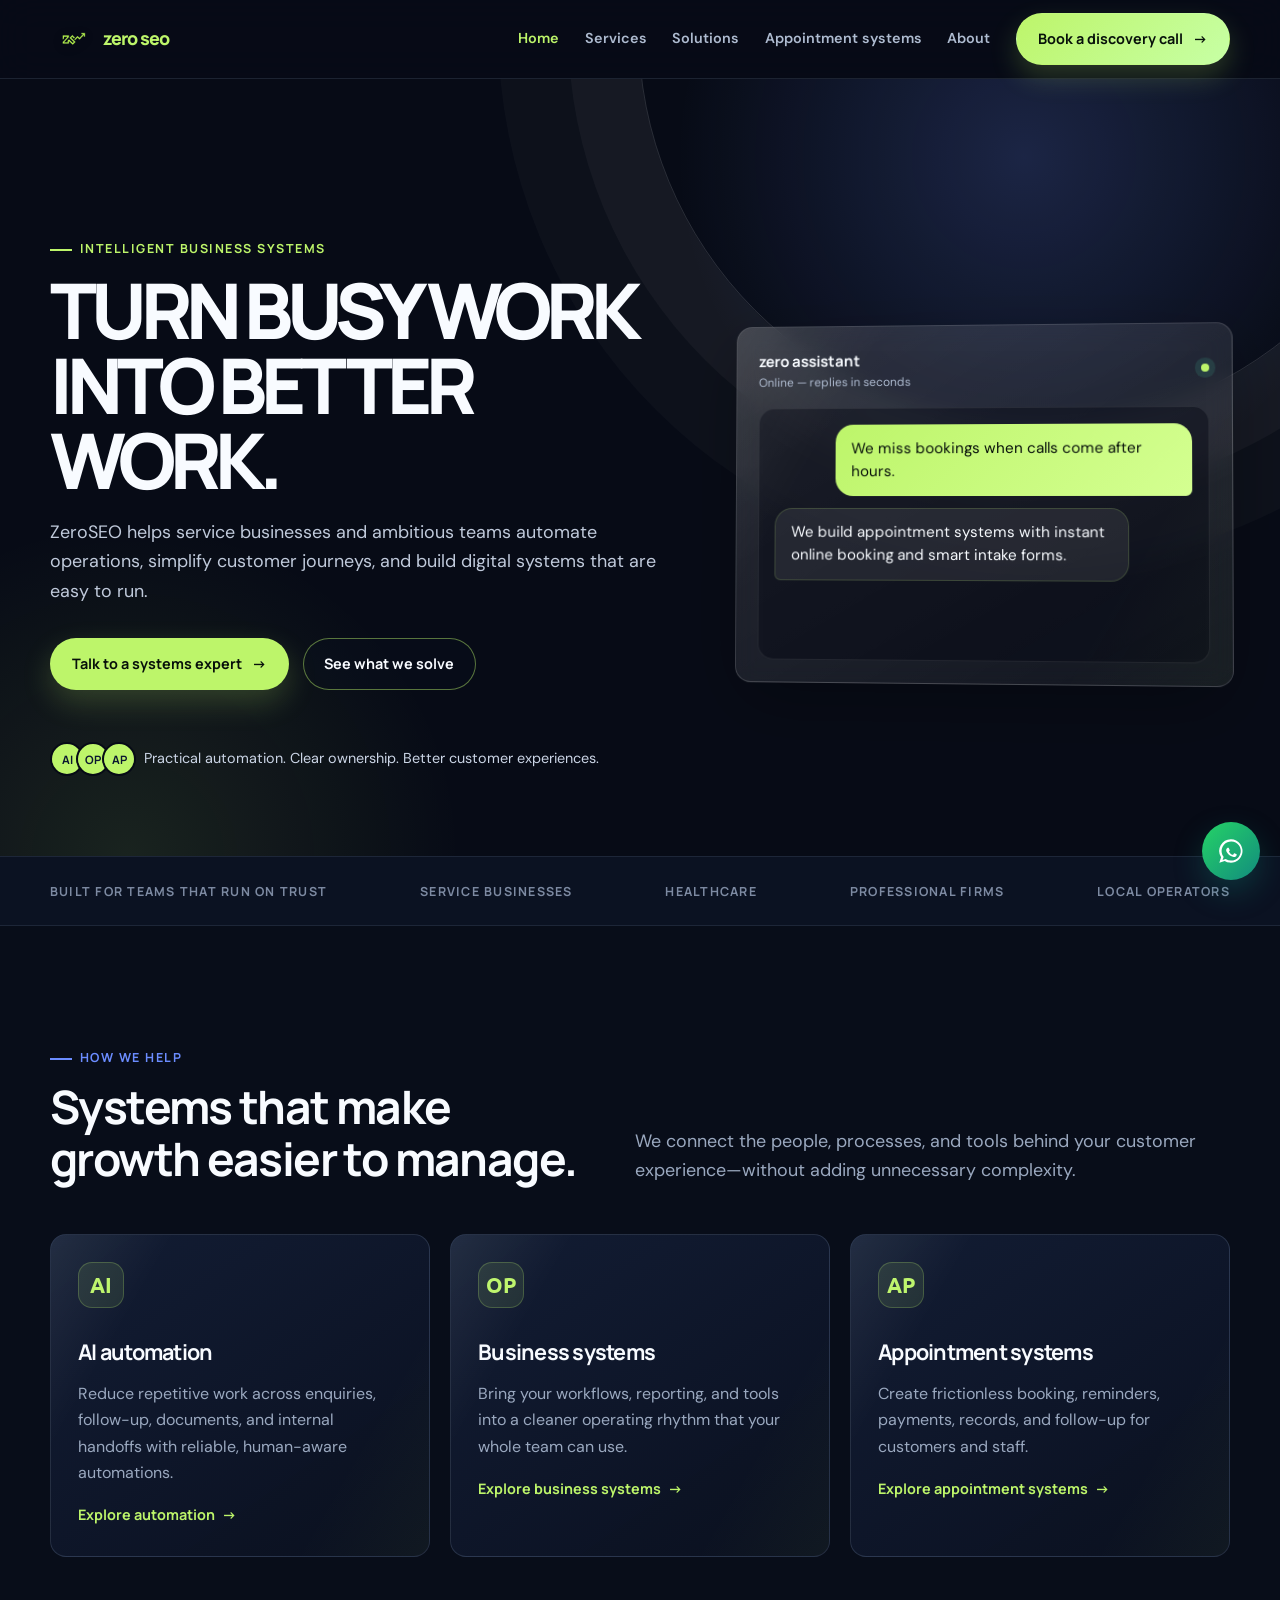
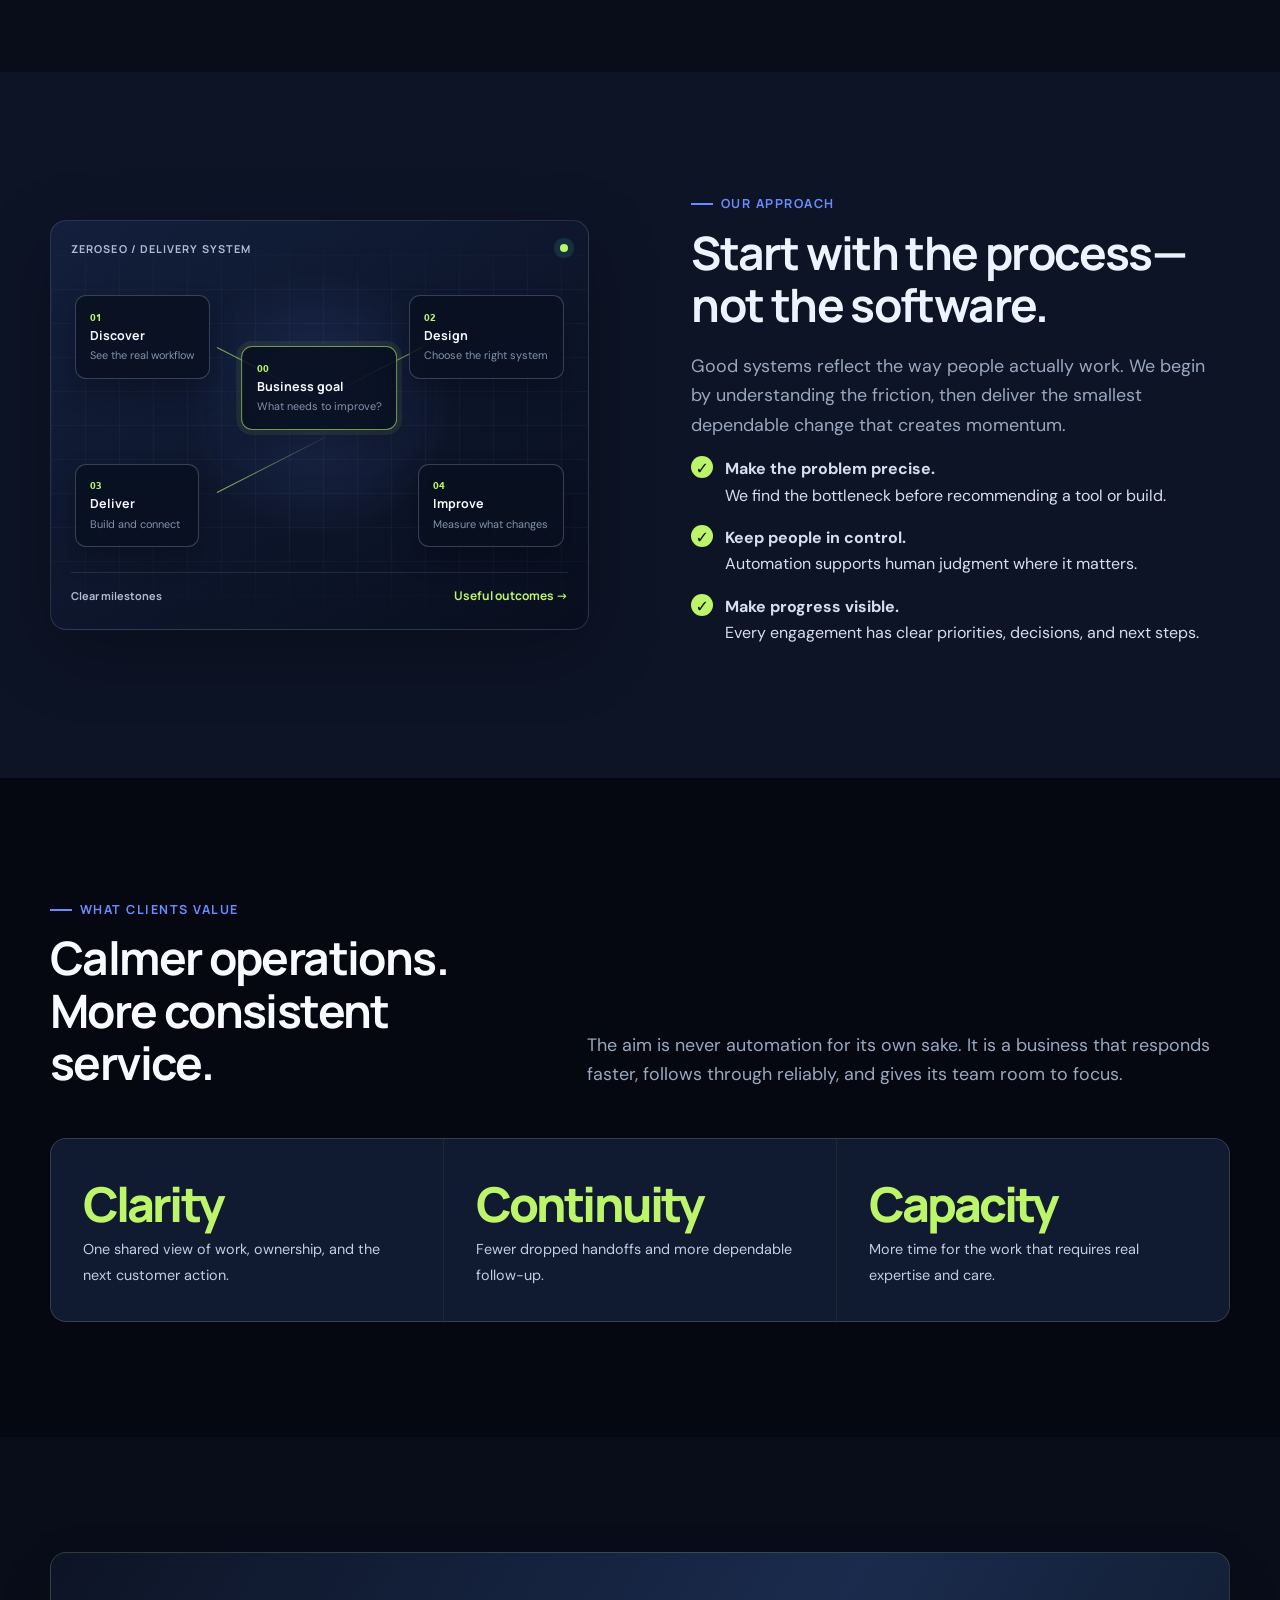
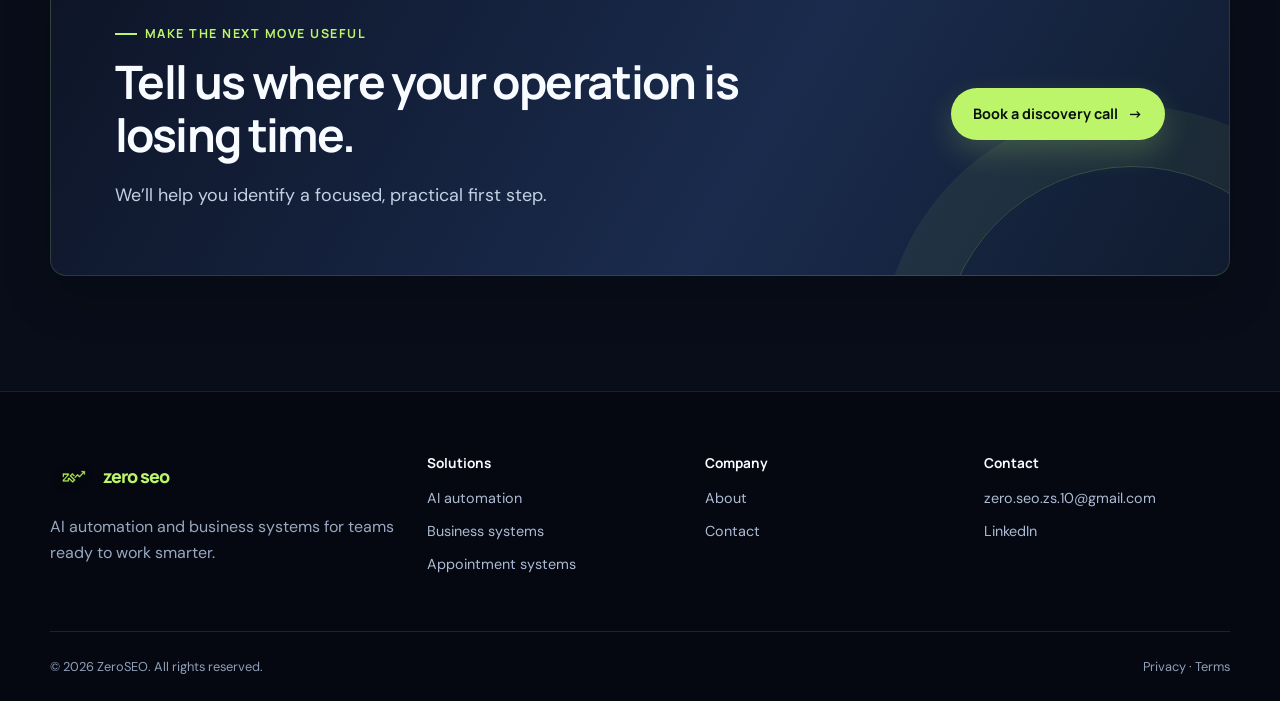
<file: index.html>
<!doctype html>
<html lang="en"><head>
<meta charset="utf-8"><meta name="viewport" content="width=device-width, initial-scale=1">
<title>ZeroSEO | AI automation & business systems</title>
<meta name="description" content="ZeroSEO builds AI automations, business systems, and appointment platforms that give growing teams more time to do their best work.">
<link rel="icon" href="assets/images/favicon.svg" type="image/svg+xml"><link rel="stylesheet" href="assets/css/redesign.css">
</head><body>
<a class="skip-link" href="#main">Skip to content</a>
<header class="site-header"><div class="container nav"><a class="brand" href="index.html" aria-label="ZeroSEO home"><span class="brand-mark"><img src="assets/images/logo.webp" alt="ZeroSEO logo" loading="eager"></span><span class="brand-text">zero<span>seo</span></span></a><button class="menu-toggle" aria-label="Open navigation" aria-expanded="false" aria-controls="site-navigation">☰</button><nav class="nav-links" id="site-navigation"><a href="index.html" aria-current="page">Home</a><a href="pages/services/services.html">Services</a><a href="pages/solutions/solutions.html">Solutions</a><a href="pages/appointment-systems/appointment-systems.html">Appointment systems</a><a href="pages/about/about.html">About</a><a href="https://calendly.com/hassanadilha2/30min" class="btn btn-primary" data-calendly="https://calendly.com/hassanadilha2/30min">Book a discovery call <span>→</span></a></nav></div></header>
<main id="main">
<section class="hero"><div class="container hero-grid"><div><p class="eyebrow">Intelligent business systems</p><h1 class="display">Turn busy work<br>into better work.</h1><p class="lede">ZeroSEO helps service businesses and ambitious teams automate operations, simplify customer journeys, and build digital systems that are easy to run.</p><div class="hero-actions"><a class="btn btn-primary" href="https://calendly.com/hassanadilha2/30min" data-calendly="https://calendly.com/hassanadilha2/30min">Talk to a systems expert <span>→</span></a><a class="btn btn-secondary" href="pages/solutions/solutions.html">See what we solve</a></div><div class="hero-proof"><div class="avatars"><span class="avatar">AI</span><span class="avatar">OP</span><span class="avatar">AP</span></div><span>Practical automation. Clear ownership. Better customer experiences.</span></div></div><div class="hero-panel hero-chat-panel" aria-label="ZeroSEO assistant preview"><div class="panel-top"><div class="chat-brand"><div><strong>zero assistant</strong><span>Online — replies in seconds</span></div></div><span class="pulse" aria-label="Live"></span></div><div class="hero-chat" aria-live="polite"></div></div></div></section>
<section class="logo-strip"><div class="container"><span>Built for teams that run on trust</span><span>Service businesses</span><span>Healthcare</span><span>Professional firms</span><span>Local operators</span></div></section>
<section class="section surface"><div class="container"><div class="section-head"><div><p class="eyebrow">How we help</p><h2>Systems that make growth easier to manage.</h2></div><p class="lede">We connect the people, processes, and tools behind your customer experience—without adding unnecessary complexity.</p></div><div class="grid grid-3"><article class="service-card"><div class="icon">AI</div><h3>AI automation</h3><p>Reduce repetitive work across enquiries, follow-up, documents, and internal handoffs with reliable, human-aware automations.</p><a class="text-link" href="pages/services/services.html">Explore automation</a></article><article class="service-card"><div class="icon">OP</div><h3>Business systems</h3><p>Bring your workflows, reporting, and tools into a cleaner operating rhythm that your whole team can use.</p><a class="text-link" href="pages/solutions/solutions.html">Explore business systems</a></article><article class="service-card"><div class="icon">AP</div><h3>Appointment systems</h3><p>Create frictionless booking, reminders, payments, records, and follow-up for customers and staff.</p><a class="text-link" href="pages/appointment-systems/appointment-systems.html">Explore appointment systems</a></article></div></div></section>
<section class="section muted-surface"><div class="container split"><div class="workflow-visual" aria-label="ZeroSEO delivery workflow"><div class="workflow-top"><span>ZEROSEO / DELIVERY SYSTEM</span><span class="pulse" aria-hidden="true"></span></div><div class="workflow-map"><div class="workflow-line line-one"></div><div class="workflow-line line-two"></div><div class="workflow-line line-three"></div><div class="workflow-node node-main"><span class="node-index">00</span><strong>Business goal</strong><small>What needs to improve?</small></div><div class="workflow-node node-one"><span class="node-index">01</span><strong>Discover</strong><small>See the real workflow</small></div><div class="workflow-node node-two"><span class="node-index">02</span><strong>Design</strong><small>Choose the right system</small></div><div class="workflow-node node-three"><span class="node-index">03</span><strong>Deliver</strong><small>Build and connect</small></div><div class="workflow-node node-four"><span class="node-index">04</span><strong>Improve</strong><small>Measure what changes</small></div></div><div class="workflow-footer"><span>Clear milestones</span><strong>Useful outcomes →</strong></div></div><div><p class="eyebrow">Our approach</p><h2>Start with the process—not the software.</h2><p class="lede">Good systems reflect the way people actually work. We begin by understanding the friction, then deliver the smallest dependable change that creates momentum.</p><ul class="checklist"><li><span><strong>Make the problem precise.</strong><br>We find the bottleneck before recommending a tool or build.</span></li><li><span><strong>Keep people in control.</strong><br>Automation supports human judgment where it matters.</span></li><li><span><strong>Make progress visible.</strong><br>Every engagement has clear priorities, decisions, and next steps.</span></li></ul></div></div></section>
<section class="section dark"><div class="container"><div class="section-head"><div><p class="eyebrow">What clients value</p><h2>Calmer operations. More consistent service.</h2></div><p class="lede">The aim is never automation for its own sake. It is a business that responds faster, follows through reliably, and gives its team room to focus.</p></div><div class="metric-grid"><div class="metric"><strong>Clarity</strong><span>One shared view of work, ownership, and the next customer action.</span></div><div class="metric"><strong>Continuity</strong><span>Fewer dropped handoffs and more dependable follow-up.</span></div><div class="metric"><strong>Capacity</strong><span>More time for the work that requires real expertise and care.</span></div></div></div></section>
<section class="section"><div class="container cta"><div class="cta-grid"><div><p class="eyebrow" style="color:#bdf56a">Make the next move useful</p><h2>Tell us where your operation is losing time.</h2><p class="lede">We’ll help you identify a focused, practical first step.</p></div><a class="btn btn-primary" href="https://calendly.com/hassanadilha2/30min" data-calendly="https://calendly.com/hassanadilha2/30min">Book a discovery call <span>→</span></a></div></div></section>
</main>
<footer class="site-footer"><div class="container footer-grid"><div><a class="brand" href="index.html"><span class="brand-mark"><img src="assets/images/logo.webp" alt="ZeroSEO logo" loading="lazy"></span><span class="brand-text">zero<span>seo</span></span></a><p>AI automation and business systems for teams ready to work smarter.</p></div><div><h4>Solutions</h4><div class="footer-links"><a href="pages/services/services.html">AI automation</a><a href="pages/solutions/solutions.html">Business systems</a><a href="pages/appointment-systems/appointment-systems.html">Appointment systems</a></div></div><div><h4>Company</h4><div class="footer-links"><a href="pages/about/about.html">About</a><a href="pages/contact/contact.html">Contact</a></div></div><div><h4>Contact</h4><div class="footer-links"><a href="mailto:zero.seo.zs.10@gmail.com">zero.seo.zs.10@gmail.com</a><a href="https://www.linkedin.com/company/zeroseo/about/">LinkedIn</a></div></div></div><div class="container footer-bottom"><span>© 2026 ZeroSEO. All rights reserved.</span><span><a href="privacy.html">Privacy</a> · <a href="terms.html">Terms</a></span></div></footer><script src="assets/js/script.js"></script>
<a class="whatsapp-float" href="https://wa.me/923104454719" target="_blank" rel="noopener noreferrer" aria-label="Contact ZeroSEO on WhatsApp"><svg viewBox="0 0 24 24" fill="currentColor" aria-hidden="true"><path d="M16.9 14.9c-.3-.2-1.7-.8-1.9-.9-.2-.1-.3-.1-.5.1-.1.2-.5.9-.7 1.1-.1.1-.3.2-.5.1-.6-.2-1.2-.5-1.7-1-.5-.5-.9-1.1-1.3-1.7-.1-.2 0-.3.1-.4l.3-.3c.1-.1.1-.2.2-.3.1-.1.1-.2 0-.3-.1-.1-.5-1.2-.7-1.6-.2-.4-.3-.4-.5-.4h-.4c-.1 0-.3 0-.5.1-.2.1-.6.6-.8 1.2-.2.6-.2 1.2.1 1.8.2.5.7 1.2 1.3 1.9 1 1.2 2.3 2 3.5 2.4.5.2 1 .3 1.4.4.5.1 1 .1 1.4-.1.5-.2.9-.8 1.1-1.4.1-.4.1-.8-.1-1.1l-.2-.2zM12 2a10 10 0 0 0-8.5 15.4L2 22l4.6-1.5A10 10 0 1 0 12 2zm0 18.2a8.2 8.2 0 0 1-4.2-1.2l-.3-.2-2.7.9.9-2.6-.2-.3A8.2 8.2 0 1 1 12 20.2z"/></svg></a></body></html>
</file>
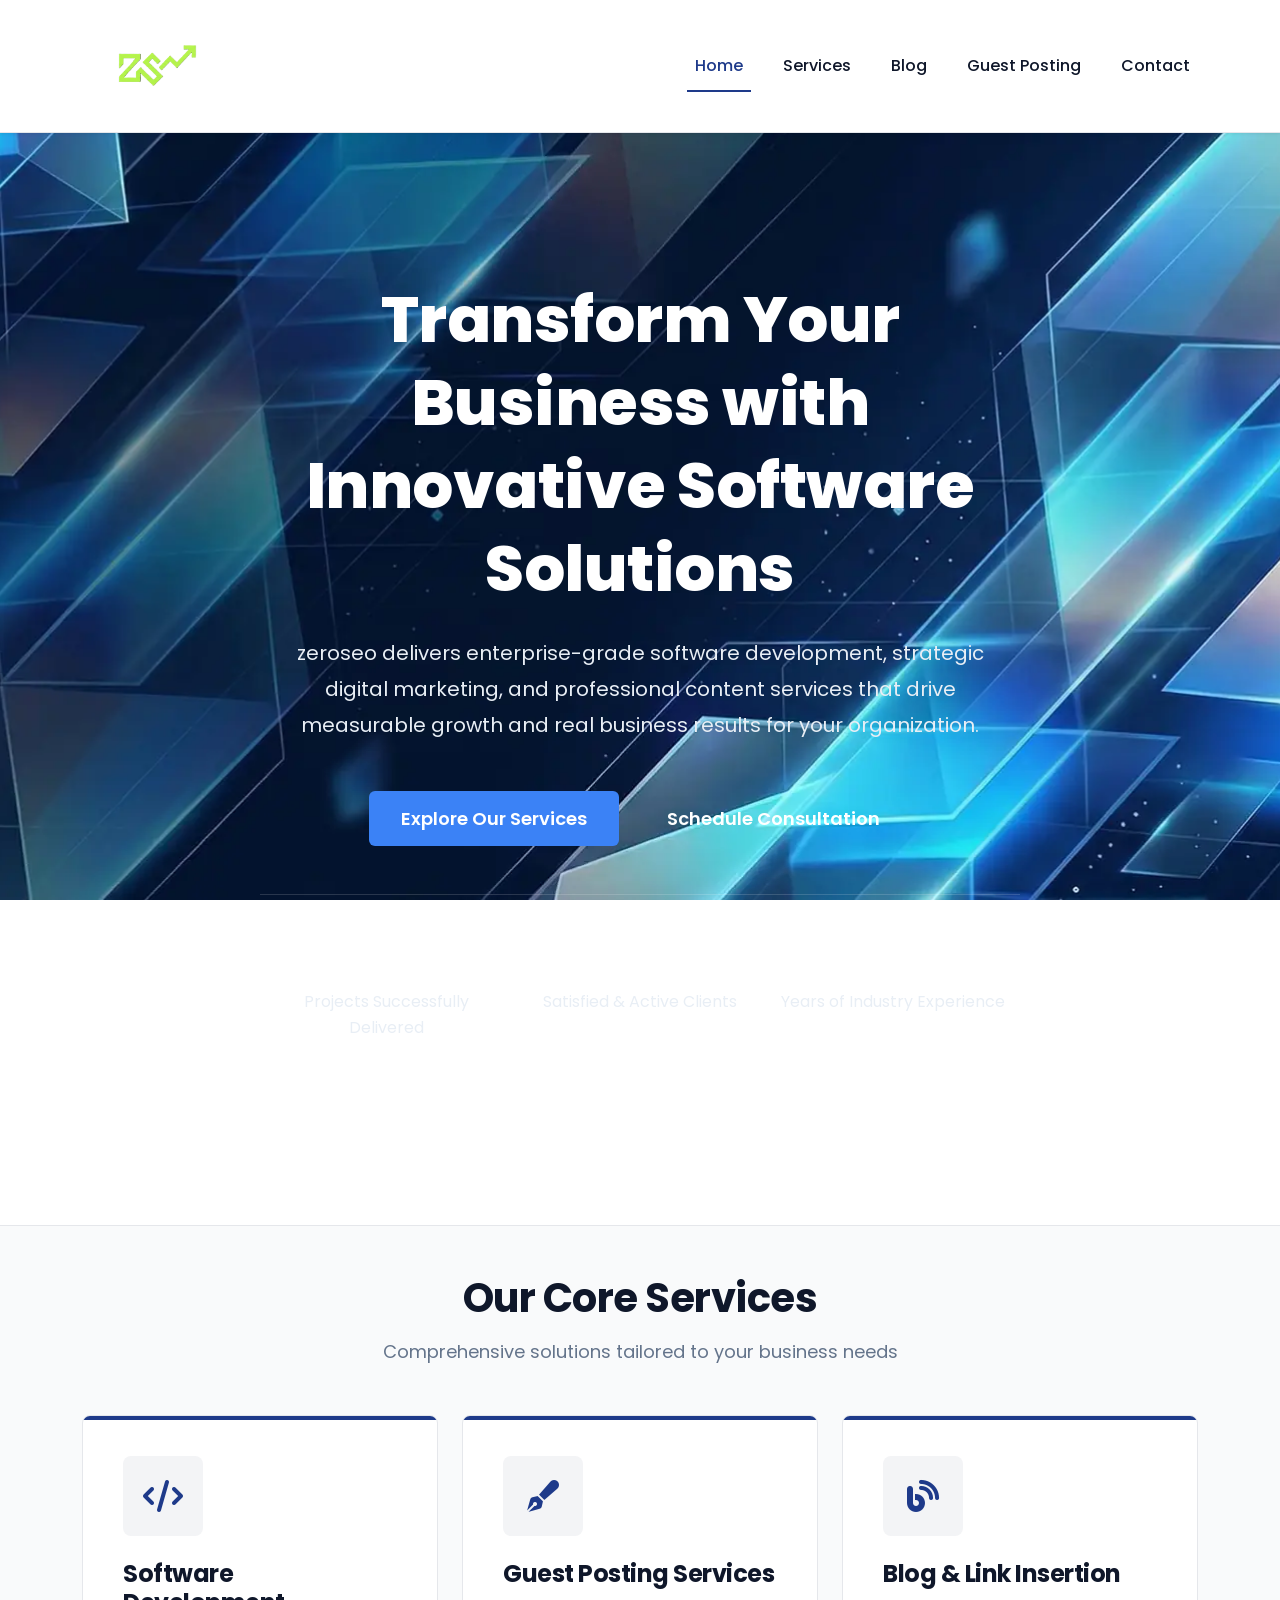
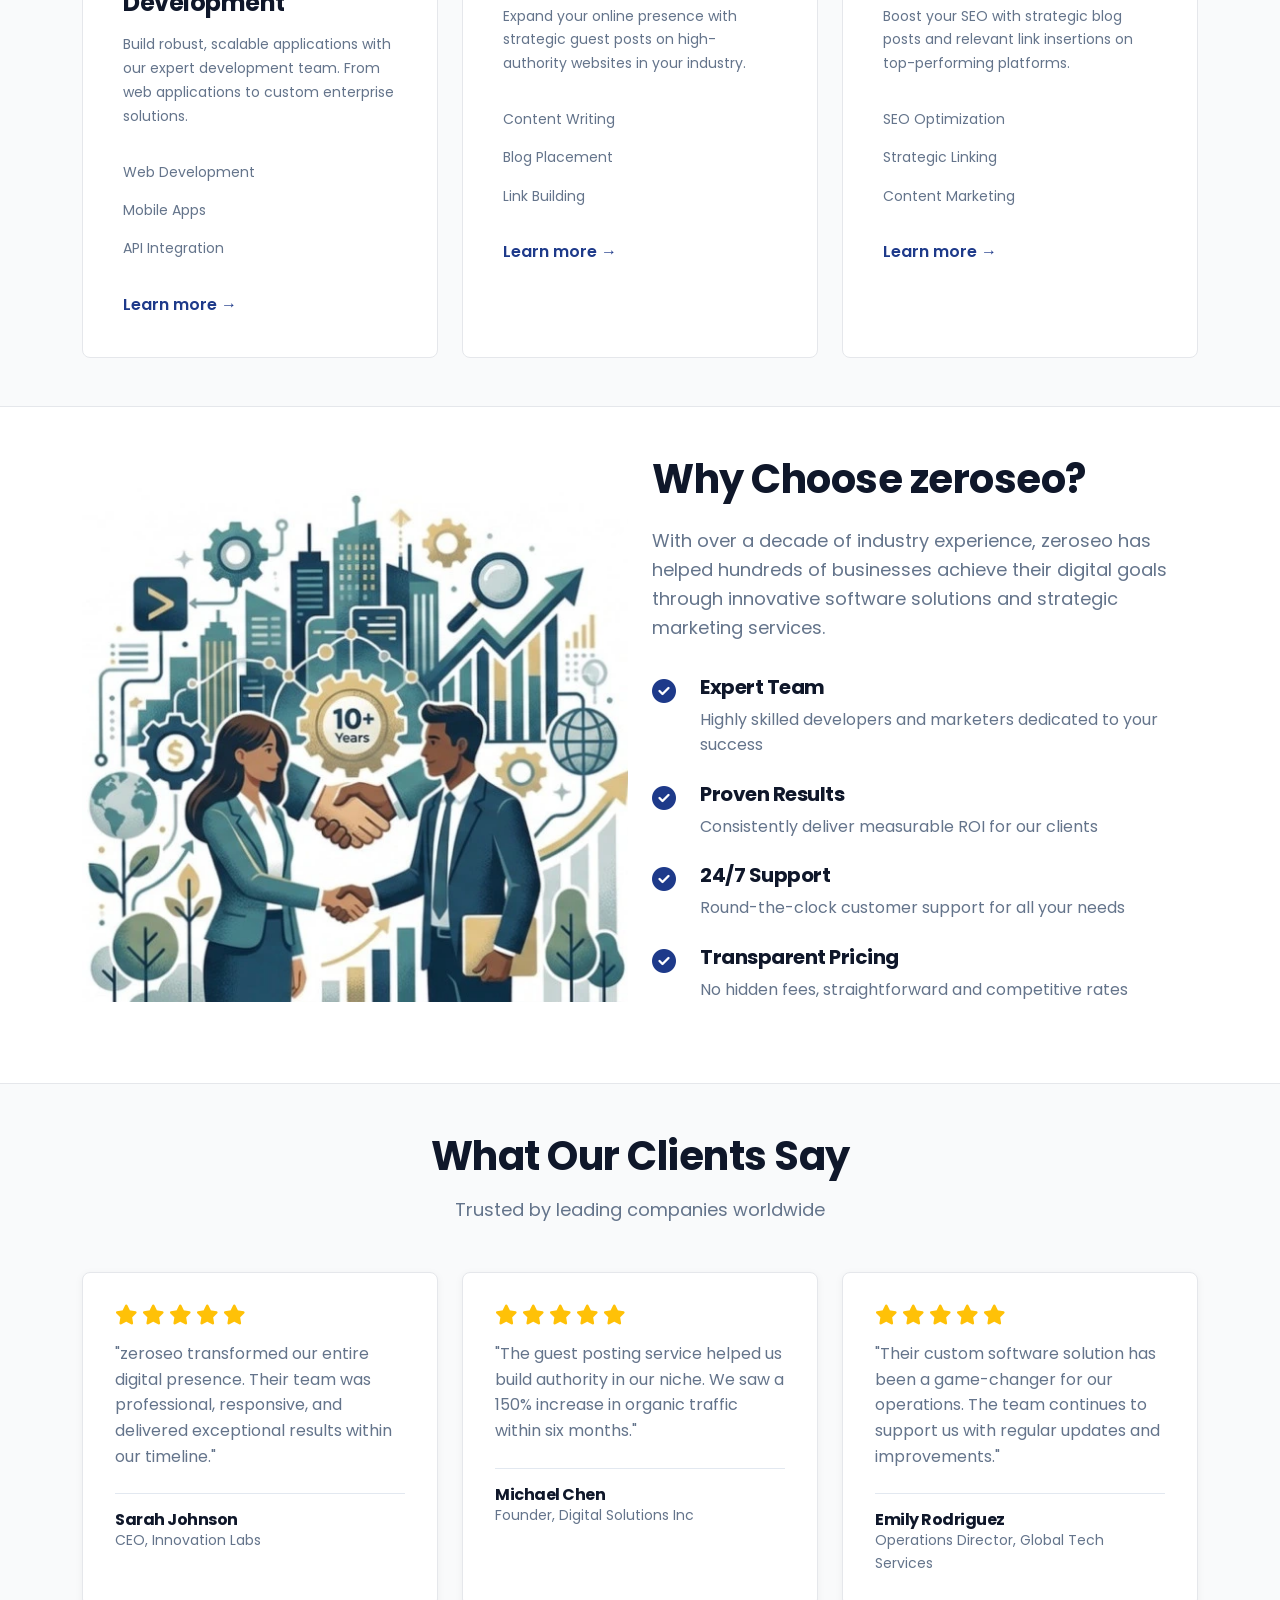
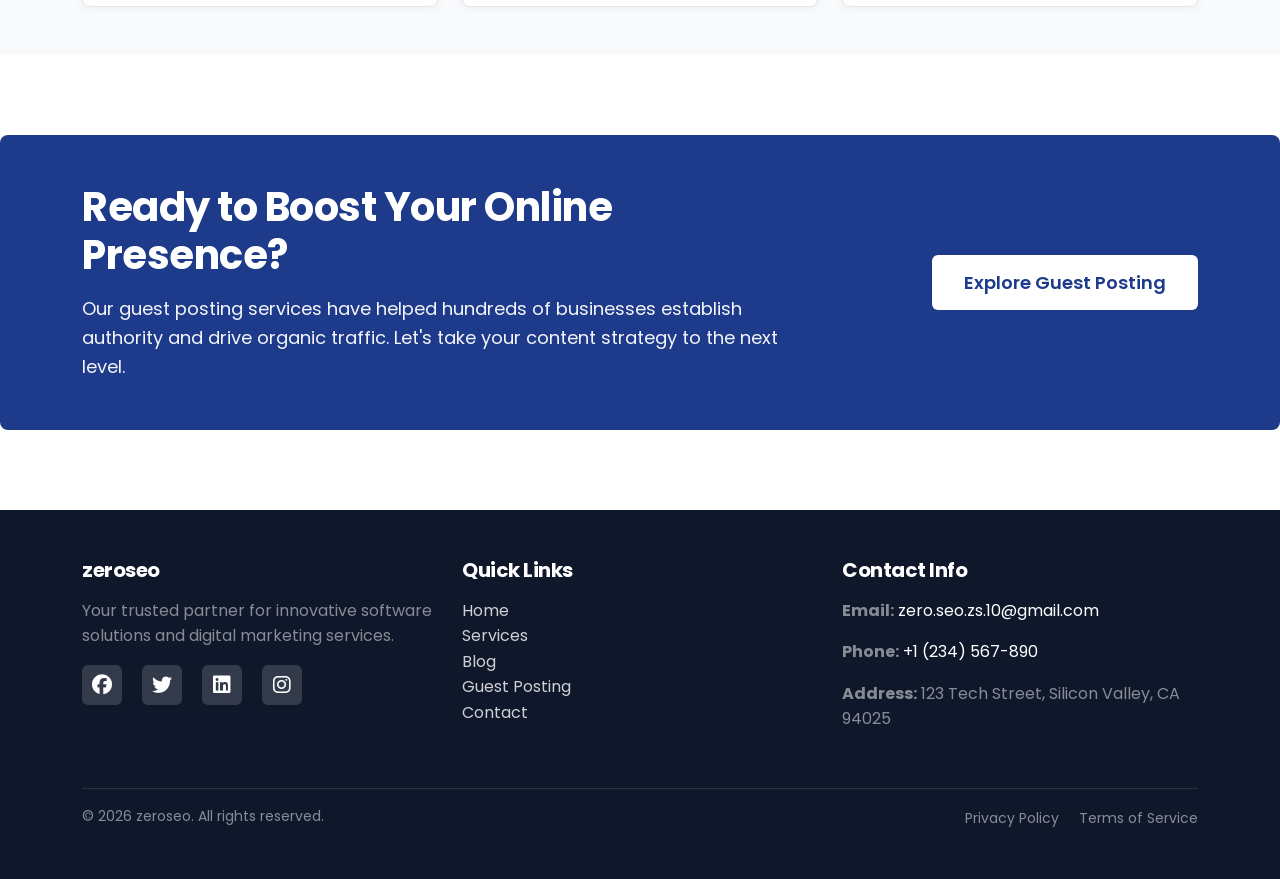
<file: pages/home/index.html>
<!doctype html>
<html lang="en">
  <head>
    <meta charset="UTF-8" />
    <meta name="viewport" content="width=device-width, initial-scale=1.0" />
    <title>
      zeroseo - Premium Software Development & Digital Marketing Services
    </title>
    <meta
      name="description"
      content="Discover zeroseo's premium software development, guest posting, and blog marketing services. Elevate your digital presence today."
    />
    <meta
      name="keywords"
      content="software development, guest posting, blog marketing, digital services"
    />
    <meta
      property="og:title"
      content="zeroseo - Premium Software Development & Digital Marketing Services"
    />
    <meta
      property="og:description"
      content="Discover zeroseo's premium software development, guest posting, and blog marketing services."
    />
    <meta property="og:type" content="website" />
    <meta property="og:url" content="https://zeroseo.com" />
    <meta property="og:image" content="../../assets/images/og-image.webp" />
    <meta name="theme-color" content="#0d6efd" />
    <link rel="icon" type="image/webp" href="../../assets/images/logo.webp" />

    <!-- Google Fonts - Poppins Sans Serif -->
    <link rel="preconnect" href="https://fonts.googleapis.com" />
    <link rel="preconnect" href="https://fonts.gstatic.com" crossorigin />
    <link
      href="https://fonts.googleapis.com/css2?family=Poppins:wght@300;400;500;600;700;800;900&display=swap"
      rel="stylesheet"
    />

    <!-- Bootstrap 5 CSS from CDN -->
    <link
      href="https://cdn.jsdelivr.net/npm/bootstrap@5.3.0/dist/css/bootstrap.min.css"
      rel="stylesheet"
    />
    <!-- Font Awesome for Icons -->
    <link
      rel="stylesheet"
      href="https://cdnjs.cloudflare.com/ajax/libs/font-awesome/6.4.0/css/all.min.css"
    />
    <!-- Custom CSS -->
    <link rel="stylesheet" href="../../assets/css/styles.css" />
  </head>
  <body>
    <!-- Navigation Bar -->
    <nav
      class="navbar navbar-expand-lg navbar-light bg-white sticky-top shadow-sm"
    >
      <div class="container">
        <a class="navbar-brand" href="index.html">
          <img
            src="../../assets/images/logo.webp"
            alt="zeroseo Logo"
            class="navbar-logo"
            style="height: 90px"
          />
        </a>
        <button
          class="navbar-toggler"
          type="button"
          data-bs-toggle="collapse"
          data-bs-target="#navbarNav"
        >
          <span class="navbar-toggler-icon"></span>
        </button>
        <div class="collapse navbar-collapse" id="navbarNav">
          <ul class="navbar-nav ms-auto">
            <li class="nav-item">
              <a class="nav-link active" href="index.html">Home</a>
            </li>
            <li class="nav-item">
              <a class="nav-link" href="../services/services.html">Services</a>
            </li>
            <li class="nav-item">
              <a class="nav-link" href="../blog/blog-list.html">Blog</a>
            </li>
            <li class="nav-item">
              <a class="nav-link" href="../guest-posting/guest-posting.html"
                >Guest Posting</a
              >
            </li>
            <li class="nav-item">
              <a class="nav-link" href="../contact/contact.html">Contact</a>
            </li>
          </ul>
        </div>
      </div>
    </nav>

    <!-- Hero Section -->
    <section
      class="hero-section py-5"
      style="
        background-image: url(&quot;../../assets/images/hero-bg.webp&quot;);
      "
    >
      <div class="container">
        <div class="row align-items-center min-vh-100">
          <div class="col-lg-8 mx-auto text-center">
            <h1 class="display-3 fw-bold mb-4" style="color: #ffffff">
              Transform Your Business with Innovative Software Solutions
            </h1>
            <p class="lead fs-5 mb-5" style="color: #e8eef5; line-height: 1.8">
              zeroseo delivers enterprise-grade software development, strategic
              digital marketing, and professional content services that drive
              measurable growth and real business results for your organization.
            </p>
            <div class="d-flex gap-3 justify-content-center flex-wrap">
              <a
                href="../services/services.html"
                class="btn btn-primary btn-lg"
                style="background-color: #3b82f6; border-color: #3b82f6"
              >
                Explore Our Services
              </a>
              <a
                href="../contact/contact.html"
                class="btn btn-outline-primary btn-lg"
                style="
                  color: #ffffff;
                  border-color: #ffffff;
                  background-color: transparent;
                "
              >
                Schedule Consultation
              </a>
            </div>

            <!-- Trust Metrics -->
            <div class="row mt-5 pt-4 border-top">
              <div class="col-md-4 py-4">
                <h3 class="h2 fw-bold" style="color: #ffffff">500+</h3>
                <p style="color: #d1d9e6">Projects Successfully Delivered</p>
              </div>
              <div class="col-md-4 py-4">
                <h3 class="h2 fw-bold" style="color: #ffffff">100+</h3>
                <p style="color: #d1d9e6">Satisfied & Active Clients</p>
              </div>
              <div class="col-md-4 py-4">
                <h3 class="h2 fw-bold" style="color: #ffffff">10+</h3>
                <p style="color: #d1d9e6">Years of Industry Experience</p>
              </div>
            </div>
          </div>
        </div>
      </div>
    </section>

    <!-- Services Overview Cards -->
    <section
      class="services-overview py-5"
      style="
        background-color: #f9fafb;
        border-top: 1px solid #e5e7eb;
        border-bottom: 1px solid #e5e7eb;
      "
    >
      <div class="container">
        <div class="text-center mb-5">
          <h2 class="display-6 fw-bold mb-3">Our Core Services</h2>
          <p class="lead text-muted">
            Comprehensive solutions tailored to your business needs
          </p>
        </div>

        <div class="row g-4">
          <!-- Service Card 1: Software Development -->
          <div class="col-md-6 col-lg-4">
            <div class="service-card h-100">
              <div class="icon-box">
                <i class="fas fa-code"></i>
              </div>
              <h3>Software Development</h3>
              <p>
                Build robust, scalable applications with our expert development
                team. From web applications to custom enterprise solutions.
              </p>
              <ul class="service-list">
                <li>Web Development</li>
                <li>Mobile Apps</li>
                <li>API Integration</li>
              </ul>
              <a
                href="../services/services.html"
                class="text-primary text-decoration-none fw-semibold"
                >Learn more →</a
              >
            </div>
          </div>

          <!-- Service Card 2: Guest Posting -->
          <div class="col-md-6 col-lg-4">
            <div class="service-card h-100">
              <div class="icon-box">
                <i class="fas fa-pen-fancy"></i>
              </div>
              <h3>Guest Posting Services</h3>
              <p>
                Expand your online presence with strategic guest posts on
                high-authority websites in your industry.
              </p>
              <ul class="service-list">
                <li>Content Writing</li>
                <li>Blog Placement</li>
                <li>Link Building</li>
              </ul>
              <a
                href="../guest-posting/guest-posting.html"
                class="text-primary text-decoration-none fw-semibold"
                >Learn more →</a
              >
            </div>
          </div>

          <!-- Service Card 3: Blog & Link Insertion -->
          <div class="col-md-6 col-lg-4">
            <div class="service-card h-100">
              <div class="icon-box">
                <i class="fas fa-blog"></i>
              </div>
              <h3>Blog & Link Insertion</h3>
              <p>
                Boost your SEO with strategic blog posts and relevant link
                insertions on top-performing platforms.
              </p>
              <ul class="service-list">
                <li>SEO Optimization</li>
                <li>Strategic Linking</li>
                <li>Content Marketing</li>
              </ul>
              <a
                href="../services/services.html"
                class="text-primary text-decoration-none fw-semibold"
                >Learn more →</a
              >
            </div>
          </div>
        </div>
      </div>
    </section>

    <!-- About Section -->
    <section class="about-section py-5">
      <div class="container">
        <div class="row align-items-center g-4">
          <div class="col-lg-6">
            <div class="about-image">
              <img
                src="../../assets/images/why-choose-zeroseo.webp"
                alt="Why Choose zeroseo - Professional Team"
                class="img-fluid"
              />
            </div>
          </div>
          <div class="col-lg-6">
            <h2 class="display-6 fw-bold mb-4">Why Choose zeroseo?</h2>
            <p class="lead text-muted mb-4">
              With over a decade of industry experience, zeroseo has helped
              hundreds of businesses achieve their digital goals through
              innovative software solutions and strategic marketing services.
            </p>
            <div class="features-list">
              <div class="feature-item">
                <i class="fas fa-check-circle text-primary"></i>
                <div>
                  <h5>Expert Team</h5>
                  <p>
                    Highly skilled developers and marketers dedicated to your
                    success
                  </p>
                </div>
              </div>
              <div class="feature-item">
                <i class="fas fa-check-circle text-primary"></i>
                <div>
                  <h5>Proven Results</h5>
                  <p>Consistently deliver measurable ROI for our clients</p>
                </div>
              </div>
              <div class="feature-item">
                <i class="fas fa-check-circle text-primary"></i>
                <div>
                  <h5>24/7 Support</h5>
                  <p>Round-the-clock customer support for all your needs</p>
                </div>
              </div>
              <div class="feature-item">
                <i class="fas fa-check-circle text-primary"></i>
                <div>
                  <h5>Transparent Pricing</h5>
                  <p>No hidden fees, straightforward and competitive rates</p>
                </div>
              </div>
            </div>
          </div>
        </div>
      </div>
    </section>

    <!-- Testimonials Section -->
    <section
      class="testimonials-section py-5"
      style="background-color: #f9fafb; border-top: 1px solid #e5e7eb"
    >
      <div class="container">
        <div class="text-center mb-5">
          <h2 class="display-6 fw-bold mb-3">What Our Clients Say</h2>
          <p class="lead text-muted">Trusted by leading companies worldwide</p>
        </div>

        <div class="row g-4">
          <!-- Testimonial 1 -->
          <div class="col-md-6 col-lg-4">
            <div class="testimonial-card h-100">
              <div class="stars mb-3">
                <i class="fas fa-star text-warning"></i>
                <i class="fas fa-star text-warning"></i>
                <i class="fas fa-star text-warning"></i>
                <i class="fas fa-star text-warning"></i>
                <i class="fas fa-star text-warning"></i>
              </div>
              <p class="mb-4">
                "zeroseo transformed our entire digital presence. Their team was
                professional, responsive, and delivered exceptional results
                within our timeline."
              </p>
              <div class="testimonial-author">
                <h6 class="mb-0 fw-bold">Sarah Johnson</h6>
                <p class="text-muted small mb-0">CEO, Innovation Labs</p>
              </div>
            </div>
          </div>

          <!-- Testimonial 2 -->
          <div class="col-md-6 col-lg-4">
            <div class="testimonial-card h-100">
              <div class="stars mb-3">
                <i class="fas fa-star text-warning"></i>
                <i class="fas fa-star text-warning"></i>
                <i class="fas fa-star text-warning"></i>
                <i class="fas fa-star text-warning"></i>
                <i class="fas fa-star text-warning"></i>
              </div>
              <p class="mb-4">
                "The guest posting service helped us build authority in our
                niche. We saw a 150% increase in organic traffic within six
                months."
              </p>
              <div class="testimonial-author">
                <h6 class="mb-0 fw-bold">Michael Chen</h6>
                <p class="text-muted small mb-0">
                  Founder, Digital Solutions Inc
                </p>
              </div>
            </div>
          </div>

          <!-- Testimonial 3 -->
          <div class="col-md-6 col-lg-4">
            <div class="testimonial-card h-100">
              <div class="stars mb-3">
                <i class="fas fa-star text-warning"></i>
                <i class="fas fa-star text-warning"></i>
                <i class="fas fa-star text-warning"></i>
                <i class="fas fa-star text-warning"></i>
                <i class="fas fa-star text-warning"></i>
              </div>
              <p class="mb-4">
                "Their custom software solution has been a game-changer for our
                operations. The team continues to support us with regular
                updates and improvements."
              </p>
              <div class="testimonial-author">
                <h6 class="mb-0 fw-bold">Emily Rodriguez</h6>
                <p class="text-muted small mb-0">
                  Operations Director, Global Tech Services
                </p>
              </div>
            </div>
          </div>
        </div>
      </div>
    </section>

    <!-- CTA Section: Guest Posting Promotion -->
    <section
      class="cta-section py-5"
      style="background-color: #1e3a8a; margin: 5rem 0"
    >
      <div class="container">
        <div class="row align-items-center">
          <div class="col-lg-8">
            <h2 class="display-6 fw-bold mb-3">
              Ready to Boost Your Online Presence?
            </h2>
            <p class="lead mb-0">
              Our guest posting services have helped hundreds of businesses
              establish authority and drive organic traffic. Let's take your
              content strategy to the next level.
            </p>
          </div>
          <div class="col-lg-4 text-lg-end mt-4 mt-lg-0">
            <a
              href="../guest-posting/guest-posting.html"
              class="btn btn-light btn-lg"
              >Explore Guest Posting</a
            >
          </div>
        </div>
      </div>
    </section>

    <!-- Footer -->
    <footer class="bg-dark text-white py-5 mt-5">
      <div class="container">
        <div class="row">
          <div class="col-md-4 mb-4">
            <h5 class="mb-3">zeroseo</h5>
            <p class="text-white-50">
              Your trusted partner for innovative software solutions and digital
              marketing services.
            </p>
            <div class="social-links mt-3">
              <a href="#" class="text-white me-3" aria-label="Facebook"
                ><i class="fab fa-facebook"></i
              ></a>
              <a href="#" class="text-white me-3" aria-label="Twitter"
                ><i class="fab fa-twitter"></i
              ></a>
              <a href="#" class="text-white me-3" aria-label="LinkedIn"
                ><i class="fab fa-linkedin"></i
              ></a>
              <a href="#" class="text-white" aria-label="Instagram"
                ><i class="fab fa-instagram"></i
              ></a>
            </div>
          </div>
          <div class="col-md-4 mb-4">
            <h5 class="mb-3">Quick Links</h5>
            <ul class="list-unstyled">
              <li>
                <a href="index.html" class="text-decoration-none">Home</a>
              </li>
              <li>
                <a href="../services/services.html" class="text-decoration-none"
                  >Services</a
                >
              </li>
              <li>
                <a href="../blog/blog-list.html" class="text-decoration-none"
                  >Blog</a
                >
              </li>
              <li>
                <a
                  href="../guest-posting/guest-posting.html"
                  class="text-decoration-none"
                  >Guest Posting</a
                >
              </li>
              <li>
                <a href="../contact/contact.html" class="text-decoration-none"
                  >Contact</a
                >
              </li>
            </ul>
          </div>
          <div class="col-md-4 mb-4">
            <h5 class="mb-3">Contact Info</h5>
            <p class="text-white-50">
              <strong>Email:</strong>
              <a
                href="mailto:zero.seo.zs.10@gmail.com"
                class="text-white text-decoration-none"
                >zero.seo.zs.10@gmail.com</a
              >
            </p>
            <p class="text-white-50">
              <strong>Phone:</strong>
              <a href="tel:+1234567890" class="text-white text-decoration-none"
                >+1 (234) 567-890</a
              >
            </p>
            <p class="text-white-50">
              <strong>Address:</strong> 123 Tech Street, Silicon Valley, CA
              94025
            </p>
          </div>
        </div>
        <hr class="bg-secondary" />
        <div class="row">
          <div class="col-md-6">
            <p class="text-white-50 small mb-0">
              &copy; 2026 zeroseo. All rights reserved.
            </p>
          </div>
          <div class="col-md-6 text-md-end">
            <a href="#" class="text-white-50 small text-decoration-none me-3"
              >Privacy Policy</a
            >
            <a href="#" class="text-white-50 small text-decoration-none"
              >Terms of Service</a
            >
          </div>
        </div>
      </div>
    </footer>

    <!-- Bootstrap 5 JS from CDN -->
    <script src="https://cdn.jsdelivr.net/npm/bootstrap@5.3.0/dist/js/bootstrap.bundle.min.js"></script>
    <!-- Custom JS -->
    <script src="../../assets/js/script.js"></script>
  </body>
</html>
</file>
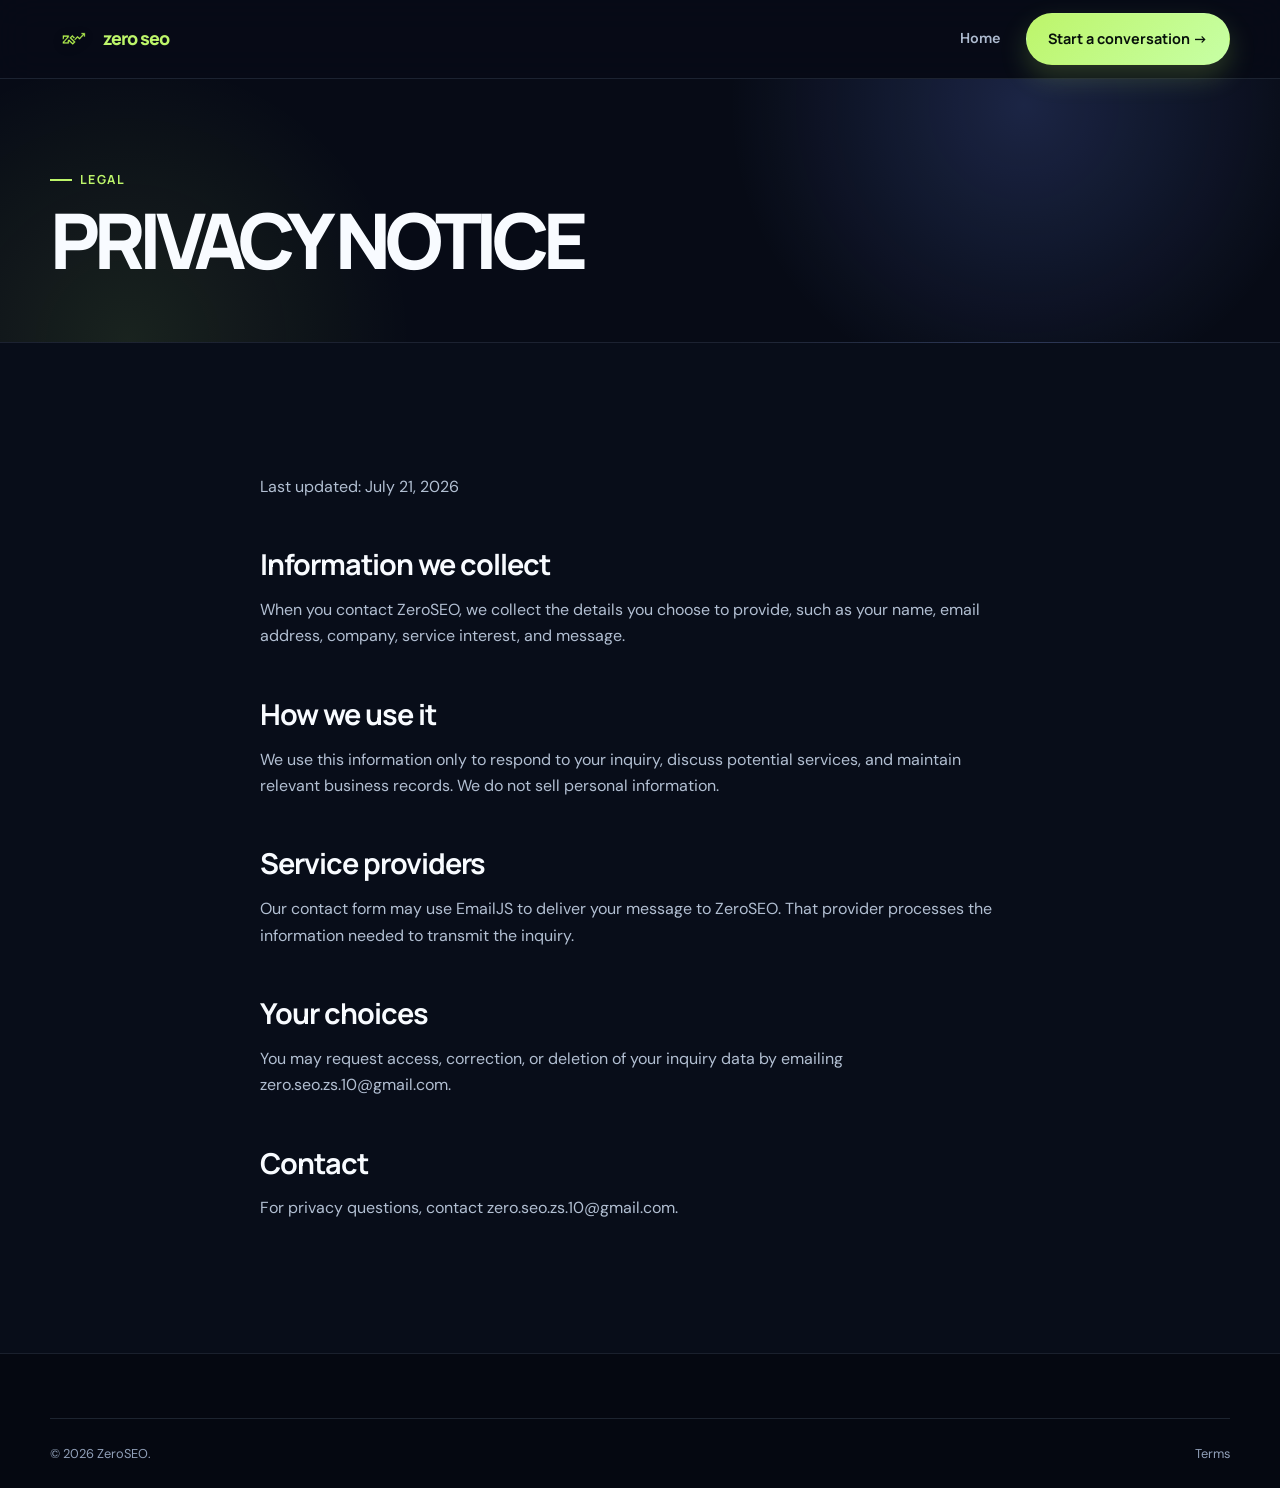
<file: privacy.html>
﻿<!doctype html><html lang="en"><head><meta charset="utf-8"><meta name="viewport" content="width=device-width,initial-scale=1"><title>Privacy — ZeroSEO</title><meta name="description" content="ZeroSEO privacy notice."><link rel="icon" href="assets/images/favicon.svg" type="image/svg+xml"><link rel="stylesheet" href="assets/css/redesign.css"></head><body><a class="skip-link" href="#main">Skip to content</a><header class="site-header"><div class="container nav"><a class="brand" href="index.html"><span class="brand-mark"><img src="assets/images/logo.webp" alt="ZeroSEO logo" loading="eager"></span><span class="brand-text">zero<span>seo</span></span></a><nav class="nav-links"><a href="index.html">Home</a><a href="pages/contact/contact.html" class="btn btn-primary">Start a conversation →</a></nav></div></header><main id="main"><section class="page-hero"><div class="container"><p class="eyebrow" style="color:var(--mint)">Legal</p><h1 class="display">Privacy notice</h1></div></section><section class="section surface"><article class="container prose"><p>Last updated: July 21, 2026</p><h2>Information we collect</h2><p>When you contact ZeroSEO, we collect the details you choose to provide, such as your name, email address, company, service interest, and message.</p><h2>How we use it</h2><p>We use this information only to respond to your inquiry, discuss potential services, and maintain relevant business records. We do not sell personal information.</p><h2>Service providers</h2><p>Our contact form may use EmailJS to deliver your message to ZeroSEO. That provider processes the information needed to transmit the inquiry.</p><h2>Your choices</h2><p>You may request access, correction, or deletion of your inquiry data by emailing <a href="mailto:zero.seo.zs.10@gmail.com">zero.seo.zs.10@gmail.com</a>.</p><h2>Contact</h2><p>For privacy questions, contact <a href="mailto:zero.seo.zs.10@gmail.com">zero.seo.zs.10@gmail.com</a>.</p></article></section></main><footer class="site-footer"><div class="container footer-bottom"><span>© 2026 ZeroSEO.</span><span><a href="terms.html">Terms</a></span></div></footer></body></html>
</file>
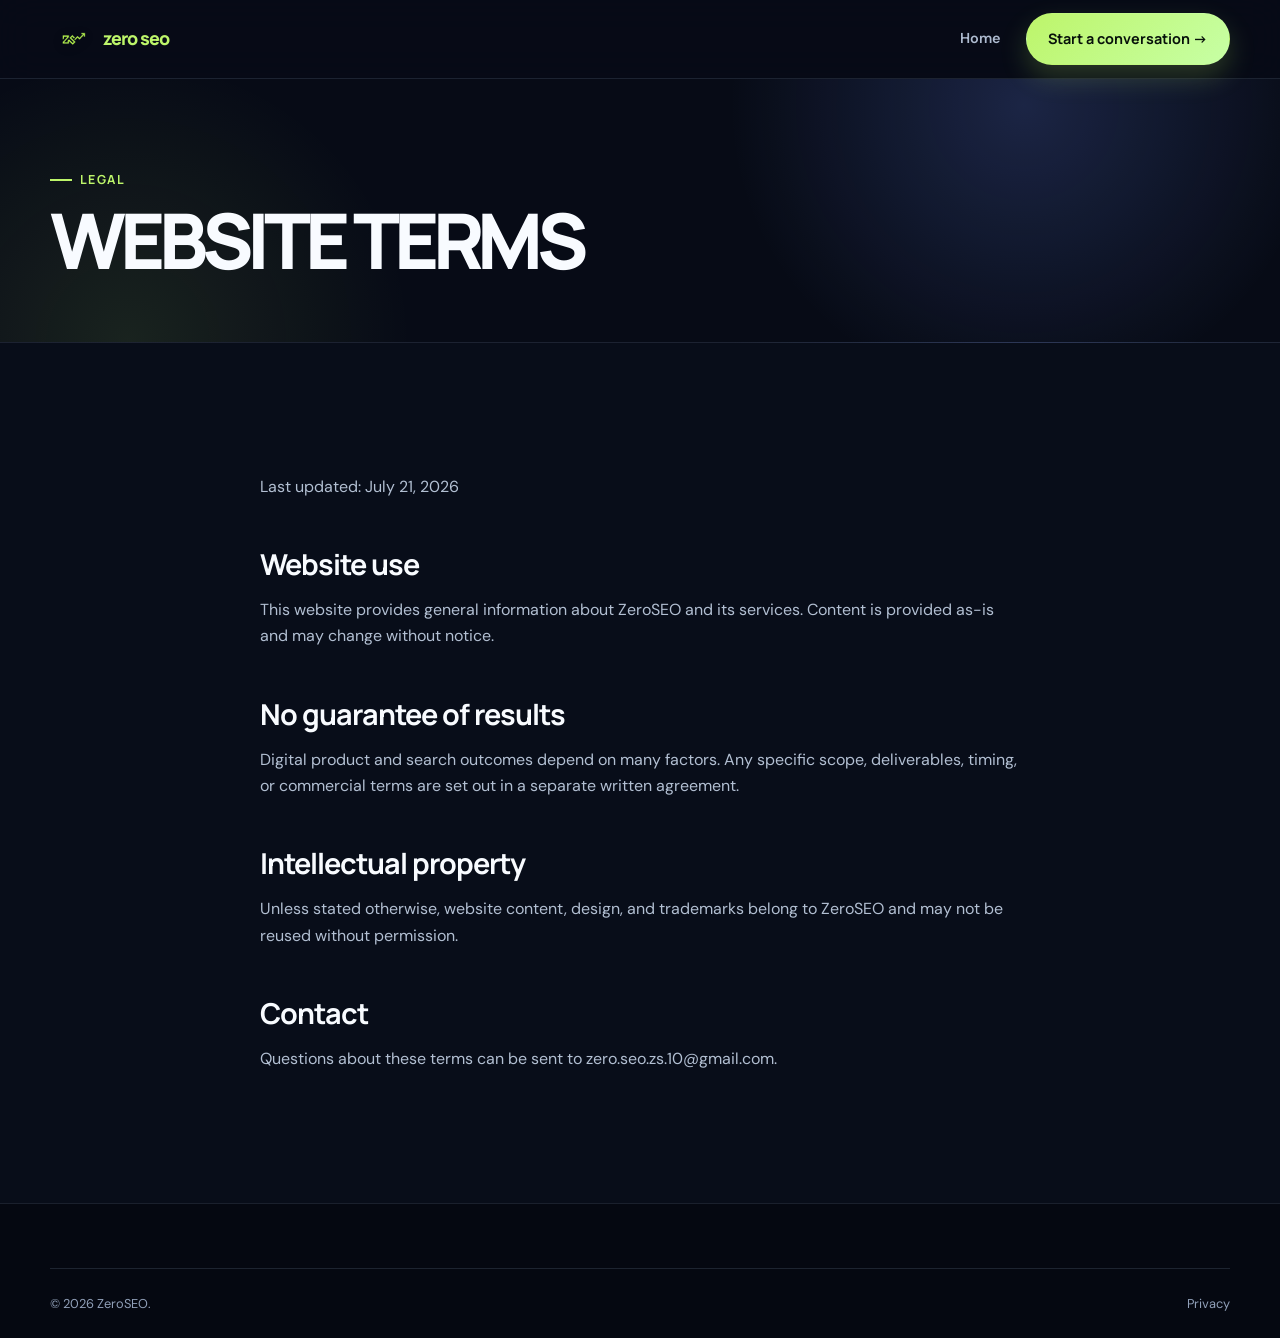
<file: terms.html>
﻿<!doctype html><html lang="en"><head><meta charset="utf-8"><meta name="viewport" content="width=device-width,initial-scale=1"><title>Terms — ZeroSEO</title><meta name="description" content="ZeroSEO website terms."><link rel="icon" href="assets/images/favicon.svg" type="image/svg+xml"><link rel="stylesheet" href="assets/css/redesign.css"></head><body><a class="skip-link" href="#main">Skip to content</a><header class="site-header"><div class="container nav"><a class="brand" href="index.html"><span class="brand-mark"><img src="assets/images/logo.webp" alt="ZeroSEO logo" loading="eager"></span><span class="brand-text">zero<span>seo</span></span></a><nav class="nav-links"><a href="index.html">Home</a><a href="pages/contact/contact.html" class="btn btn-primary">Start a conversation →</a></nav></div></header><main id="main"><section class="page-hero"><div class="container"><p class="eyebrow" style="color:var(--mint)">Legal</p><h1 class="display">Website terms</h1></div></section><section class="section surface"><article class="container prose"><p>Last updated: July 21, 2026</p><h2>Website use</h2><p>This website provides general information about ZeroSEO and its services. Content is provided as-is and may change without notice.</p><h2>No guarantee of results</h2><p>Digital product and search outcomes depend on many factors. Any specific scope, deliverables, timing, or commercial terms are set out in a separate written agreement.</p><h2>Intellectual property</h2><p>Unless stated otherwise, website content, design, and trademarks belong to ZeroSEO and may not be reused without permission.</p><h2>Contact</h2><p>Questions about these terms can be sent to <a href="mailto:zero.seo.zs.10@gmail.com">zero.seo.zs.10@gmail.com</a>.</p></article></section></main><footer class="site-footer"><div class="container footer-bottom"><span>© 2026 ZeroSEO.</span><span><a href="privacy.html">Privacy</a></span></div></footer></body></html>
</file>
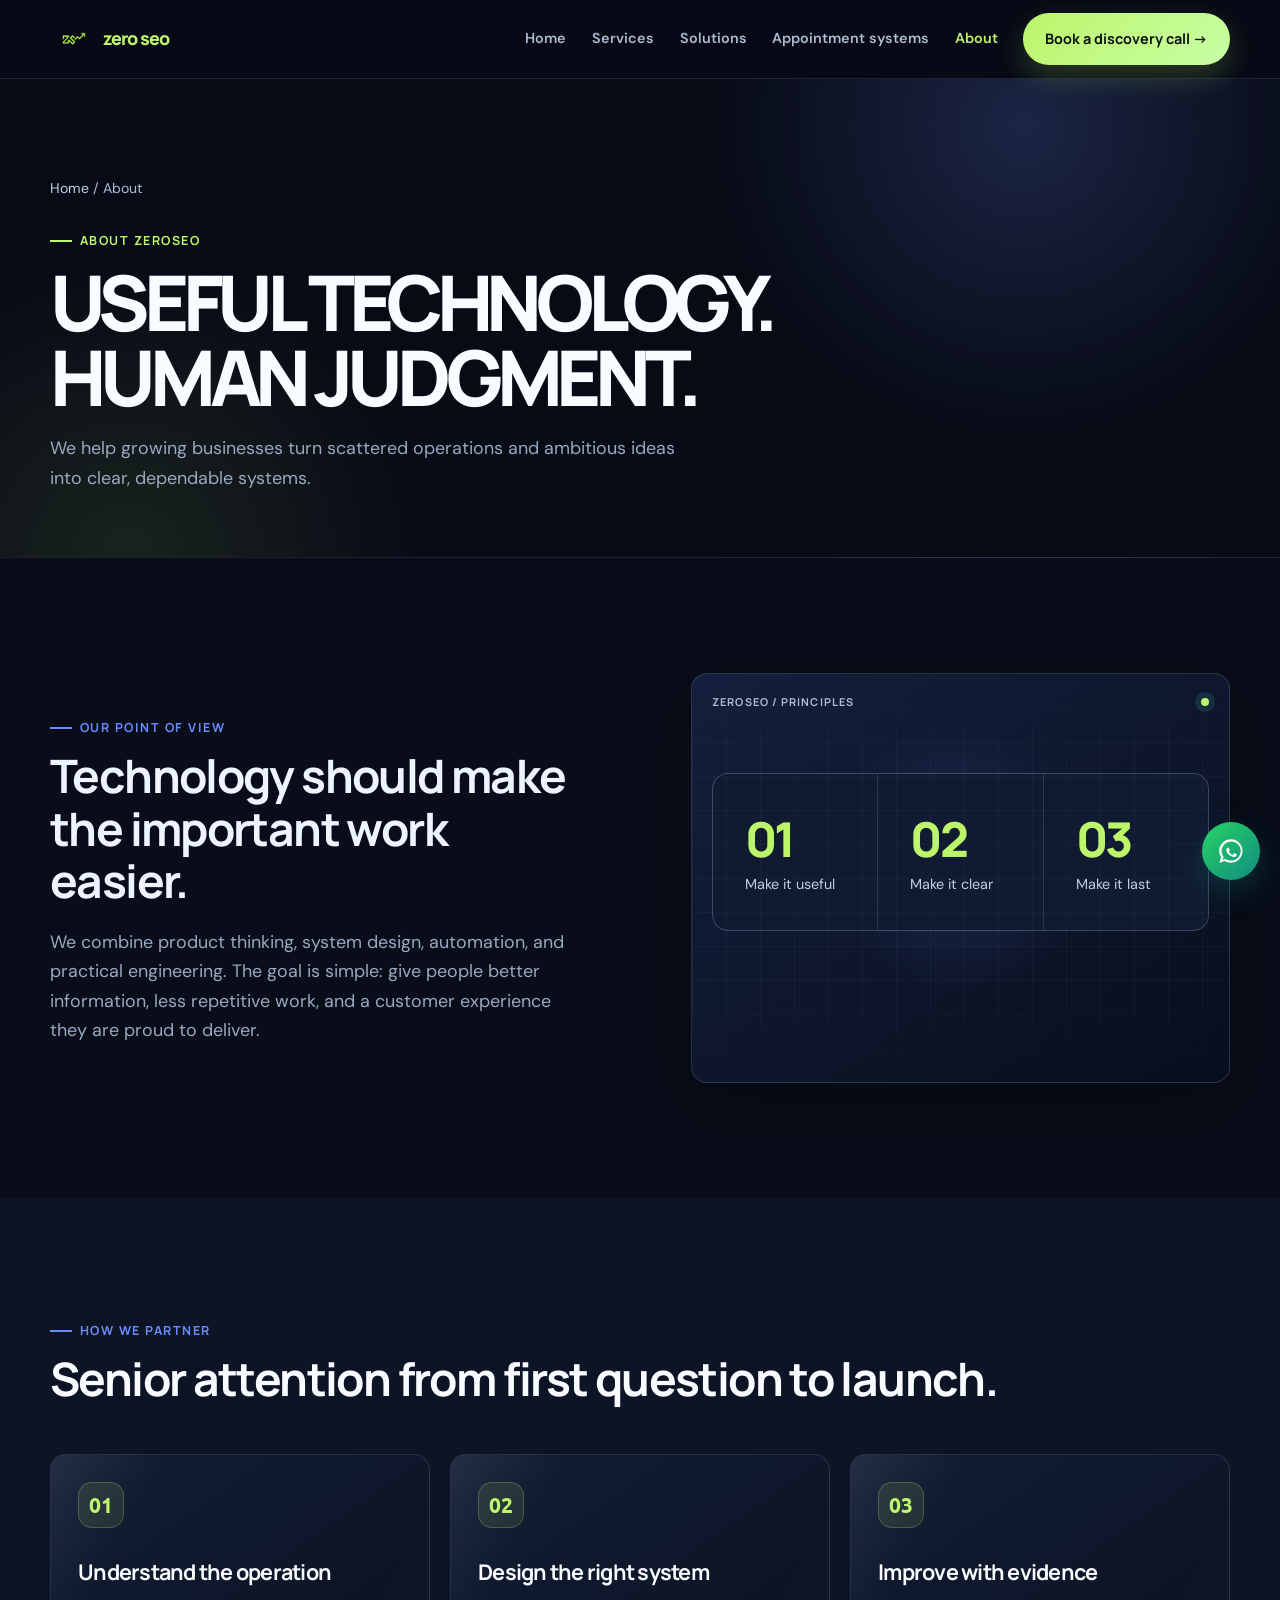
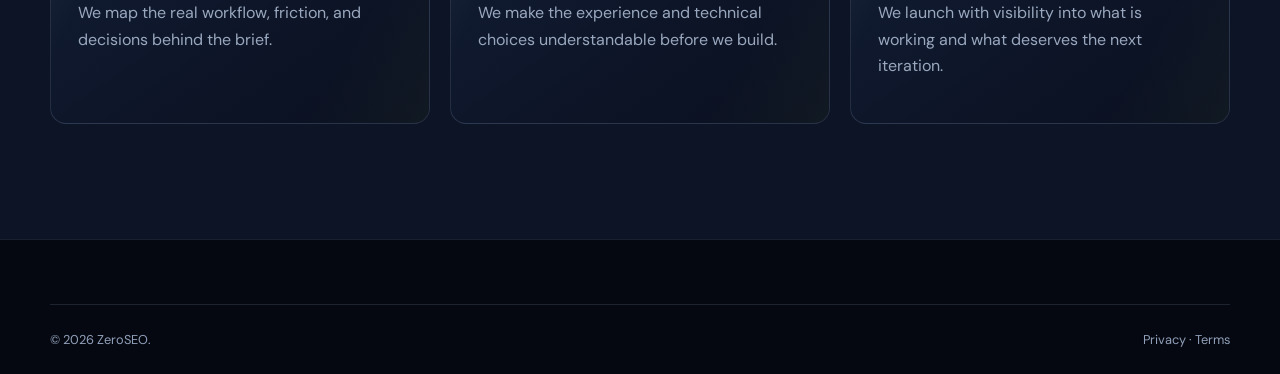
<file: pages/about/about.html>
<!doctype html><html lang="en"><head><meta charset="utf-8"><meta name="viewport" content="width=device-width,initial-scale=1"><title>About ZeroSEO</title><meta name="description" content="ZeroSEO is a practical technology partner for teams building better ways to serve customers and run operations."><link rel="icon" href="../../assets/images/favicon.svg" type="image/svg+xml"><link rel="stylesheet" href="../../assets/css/redesign.css"></head><body><a class="skip-link" href="#main">Skip to content</a><header class="site-header"><div class="container nav"><a class="brand" href="../../index.html"><span class="brand-mark"><img src="../../assets/images/logo.webp" alt="ZeroSEO logo" loading="eager"></span><span class="brand-text">zero<span>seo</span></span></a><button class="menu-toggle" aria-label="Open navigation" aria-expanded="false" aria-controls="site-navigation">☰</button><nav class="nav-links" id="site-navigation"><a href="../../index.html">Home</a><a href="../services/services.html">Services</a><a href="../solutions/solutions.html">Solutions</a><a href="../appointment-systems/appointment-systems.html">Appointment systems</a><a href="about.html" aria-current="page">About</a><a href="https://calendly.com/hassanadilha2/30min" class="btn btn-primary" data-calendly="https://calendly.com/hassanadilha2/30min">Book a discovery call →</a></nav></div></header><main id="main"><section class="page-hero"><div class="container"><p class="breadcrumbs"><a href="../../index.html">Home</a> / About</p><p class="eyebrow">About ZeroSEO</p><h1 class="display">Useful technology.<br>Human judgment.</h1><p class="lede">We help growing businesses turn scattered operations and ambitious ideas into clear, dependable systems.</p></div></section><section class="section surface"><div class="container split"><div><p class="eyebrow">Our point of view</p><h2>Technology should make the important work easier.</h2><p class="lede">We combine product thinking, system design, automation, and practical engineering. The goal is simple: give people better information, less repetitive work, and a customer experience they are proud to deliver.</p></div><div class="workflow-visual"><div class="workflow-top"><span>ZEROSEO / PRINCIPLES</span><span class="pulse"></span></div><div class="metric-grid" style="margin-top:4rem"><div class="metric"><strong>01</strong><span>Make it useful</span></div><div class="metric"><strong>02</strong><span>Make it clear</span></div><div class="metric"><strong>03</strong><span>Make it last</span></div></div></div></div></section><section class="section muted-surface"><div class="container"><div class="section-head"><div><p class="eyebrow">How we partner</p><h2>Senior attention from first question to launch.</h2></div></div><div class="grid grid-3"><article class="service-card"><div class="icon">01</div><h3>Understand the operation</h3><p>We map the real workflow, friction, and decisions behind the brief.</p></article><article class="service-card"><div class="icon">02</div><h3>Design the right system</h3><p>We make the experience and technical choices understandable before we build.</p></article><article class="service-card"><div class="icon">03</div><h3>Improve with evidence</h3><p>We launch with visibility into what is working and what deserves the next iteration.</p></article></div></div></section></main><footer class="site-footer"><div class="container footer-bottom"><span>© 2026 ZeroSEO.</span><span><a href="../../privacy.html">Privacy</a> · <a href="../../terms.html">Terms</a></span></div></footer><script src="../../assets/js/script.js"></script><a class="whatsapp-float" href="https://wa.me/923104454719" target="_blank" rel="noopener noreferrer" aria-label="Contact ZeroSEO on WhatsApp"><svg viewBox="0 0 24 24" fill="currentColor" aria-hidden="true"><path d="M16.9 14.9c-.3-.2-1.7-.8-1.9-.9-.2-.1-.3-.1-.5.1-.1.2-.5.9-.7 1.1-.1.1-.3.2-.5.1-.6-.2-1.2-.5-1.7-1-.5-.5-.9-1.1-1.3-1.7-.1-.2 0-.3.1-.4l.3-.3c.1-.1.1-.2.2-.3.1-.1.1-.2 0-.3-.1-.1-.5-1.2-.7-1.6-.2-.4-.3-.4-.5-.4h-.4c-.1 0-.3 0-.5.1-.2.1-.6.6-.8 1.2-.2.6-.2 1.2.1 1.8.2.5.7 1.2 1.3 1.9 1 1.2 2.3 2 3.5 2.4.5.2 1 .3 1.4.4.5.1 1 .1 1.4-.1.5-.2.9-.8 1.1-1.4.1-.4.1-.8-.1-1.1l-.2-.2zM12 2a10 10 0 0 0-8.5 15.4L2 22l4.6-1.5A10 10 0 1 0 12 2zm0 18.2a8.2 8.2 0 0 1-4.2-1.2l-.3-.2-2.7.9.9-2.6-.2-.3A8.2 8.2 0 1 1 12 20.2z"/></svg></a></body></html>
</file>
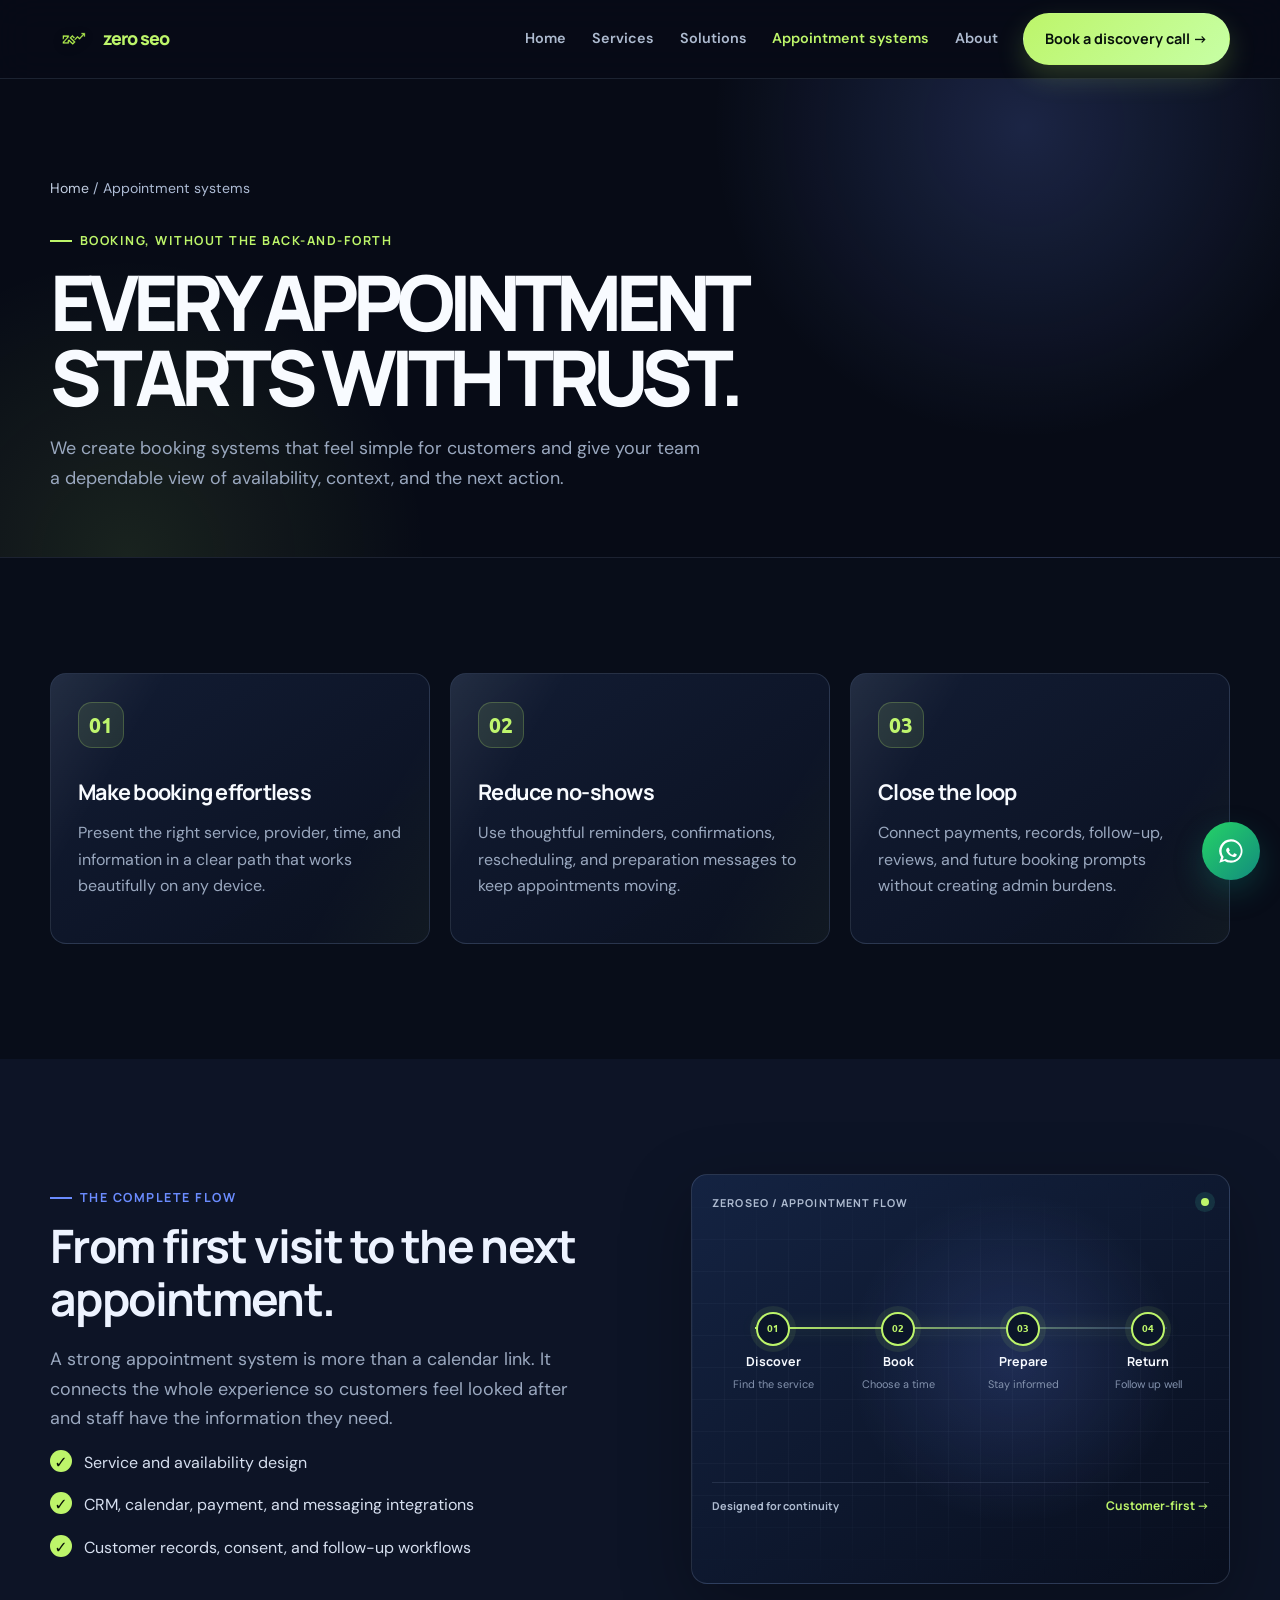
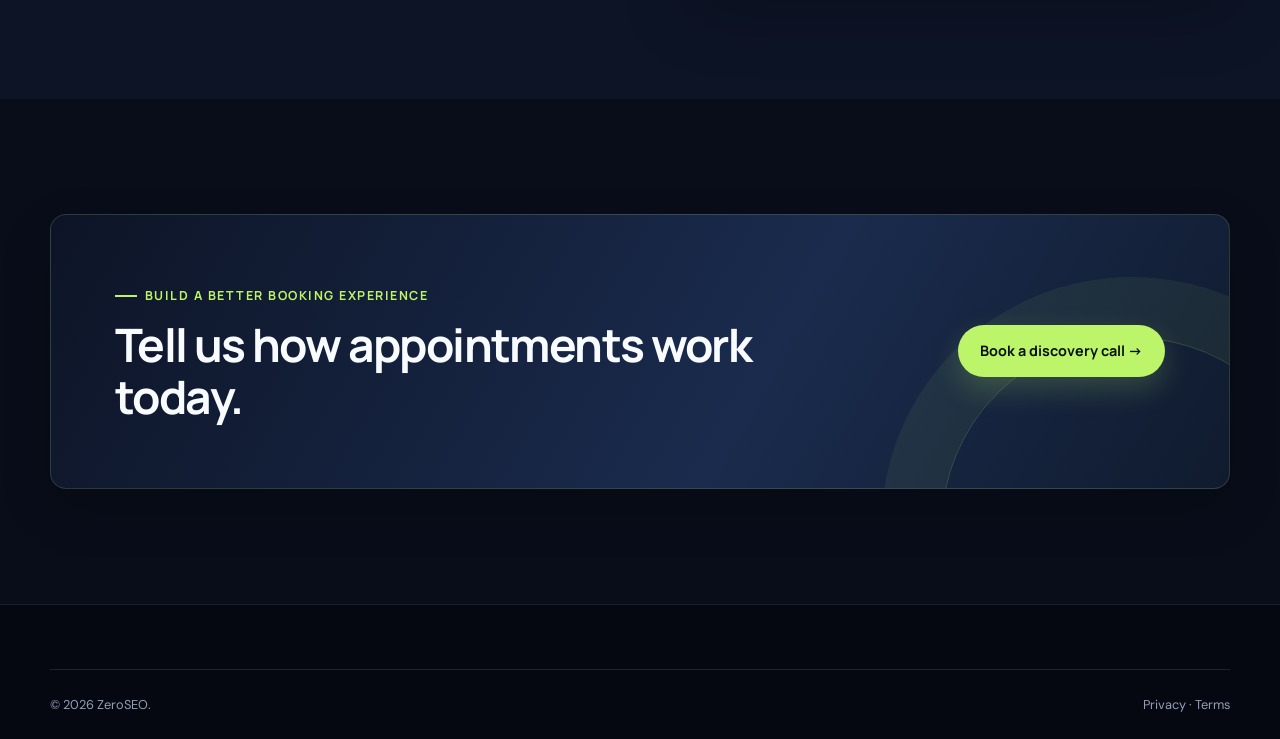
<file: pages/appointment-systems/appointment-systems.html>
<!doctype html><html lang="en"><head><meta charset="utf-8"><meta name="viewport" content="width=device-width,initial-scale=1"><title>Appointment Systems | ZeroSEO</title><meta name="description" content="Appointment systems that make booking, reminders, payments and follow-up easier for your customers and team."><link rel="icon" href="../../assets/images/favicon.svg" type="image/svg+xml"><link rel="stylesheet" href="../../assets/css/redesign.css"></head><body><a class="skip-link" href="#main">Skip to content</a><header class="site-header"><div class="container nav"><a class="brand" href="../../index.html"><span class="brand-mark"><img src="../../assets/images/logo.webp" alt="ZeroSEO logo" loading="eager"></span><span class="brand-text">zero<span>seo</span></span></a><button class="menu-toggle" aria-label="Open navigation" aria-expanded="false" aria-controls="site-navigation">☰</button><nav class="nav-links" id="site-navigation"><a href="../../index.html">Home</a><a href="../services/services.html">Services</a><a href="../solutions/solutions.html">Solutions</a><a href="appointment-systems.html" aria-current="page">Appointment systems</a><a href="../about/about.html">About</a><a href="https://calendly.com/hassanadilha2/30min" class="btn btn-primary" data-calendly="https://calendly.com/hassanadilha2/30min">Book a discovery call →</a></nav></div></header><main id="main"><section class="page-hero"><div class="container"><p class="breadcrumbs"><a href="../../index.html">Home</a> / Appointment systems</p><p class="eyebrow">Booking, without the back-and-forth</p><h1 class="display">Every appointment<br>starts with trust.</h1><p class="lede">We create booking systems that feel simple for customers and give your team a dependable view of availability, context, and the next action.</p></div></section><section class="section surface"><div class="container"><div class="grid grid-3"><article class="service-card"><div class="icon">01</div><h3>Make booking effortless</h3><p>Present the right service, provider, time, and information in a clear path that works beautifully on any device.</p></article><article class="service-card"><div class="icon">02</div><h3>Reduce no-shows</h3><p>Use thoughtful reminders, confirmations, rescheduling, and preparation messages to keep appointments moving.</p></article><article class="service-card"><div class="icon">03</div><h3>Close the loop</h3><p>Connect payments, records, follow-up, reviews, and future booking prompts without creating admin burdens.</p></article></div></div></section><section class="section muted-surface"><div class="container split"><div><p class="eyebrow">The complete flow</p><h2>From first visit to the next appointment.</h2><p class="lede">A strong appointment system is more than a calendar link. It connects the whole experience so customers feel looked after and staff have the information they need.</p><ul class="checklist"><li>Service and availability design</li><li>CRM, calendar, payment, and messaging integrations</li><li>Customer records, consent, and follow-up workflows</li></ul></div><div class="roadmap-visual"><div class="roadmap-head"><span>ZEROSEO / APPOINTMENT FLOW</span><span class="pulse"></span></div><div class="roadmap-track"><span class="roadmap-progress"></span><div class="roadmap-stop"><b>01</b><strong>Discover</strong><small>Find the service</small></div><div class="roadmap-stop"><b>02</b><strong>Book</strong><small>Choose a time</small></div><div class="roadmap-stop"><b>03</b><strong>Prepare</strong><small>Stay informed</small></div><div class="roadmap-stop"><b>04</b><strong>Return</strong><small>Follow up well</small></div></div><div class="roadmap-foot"><span>Designed for continuity</span><strong>Customer-first →</strong></div></div></div></section><section class="section"><div class="container cta"><div class="cta-grid"><div><p class="eyebrow" style="color:#bdf56a">Build a better booking experience</p><h2>Tell us how appointments work today.</h2></div><a href="https://calendly.com/hassanadilha2/30min" class="btn btn-primary" data-calendly="https://calendly.com/hassanadilha2/30min">Book a discovery call →</a></div></div></section></main><footer class="site-footer"><div class="container footer-bottom"><span>© 2026 ZeroSEO.</span><span><a href="../../privacy.html">Privacy</a> · <a href="../../terms.html">Terms</a></span></div></footer><script src="../../assets/js/script.js"></script><a class="whatsapp-float" href="https://wa.me/923104454719" target="_blank" rel="noopener noreferrer" aria-label="Contact ZeroSEO on WhatsApp"><svg viewBox="0 0 24 24" fill="currentColor" aria-hidden="true"><path d="M16.9 14.9c-.3-.2-1.7-.8-1.9-.9-.2-.1-.3-.1-.5.1-.1.2-.5.9-.7 1.1-.1.1-.3.2-.5.1-.6-.2-1.2-.5-1.7-1-.5-.5-.9-1.1-1.3-1.7-.1-.2 0-.3.1-.4l.3-.3c.1-.1.1-.2.2-.3.1-.1.1-.2 0-.3-.1-.1-.5-1.2-.7-1.6-.2-.4-.3-.4-.5-.4h-.4c-.1 0-.3 0-.5.1-.2.1-.6.6-.8 1.2-.2.6-.2 1.2.1 1.8.2.5.7 1.2 1.3 1.9 1 1.2 2.3 2 3.5 2.4.5.2 1 .3 1.4.4.5.1 1 .1 1.4-.1.5-.2.9-.8 1.1-1.4.1-.4.1-.8-.1-1.1l-.2-.2zM12 2a10 10 0 0 0-8.5 15.4L2 22l4.6-1.5A10 10 0 1 0 12 2zm0 18.2a8.2 8.2 0 0 1-4.2-1.2l-.3-.2-2.7.9.9-2.6-.2-.3A8.2 8.2 0 1 1 12 20.2z"/></svg></a></body></html>
</file>
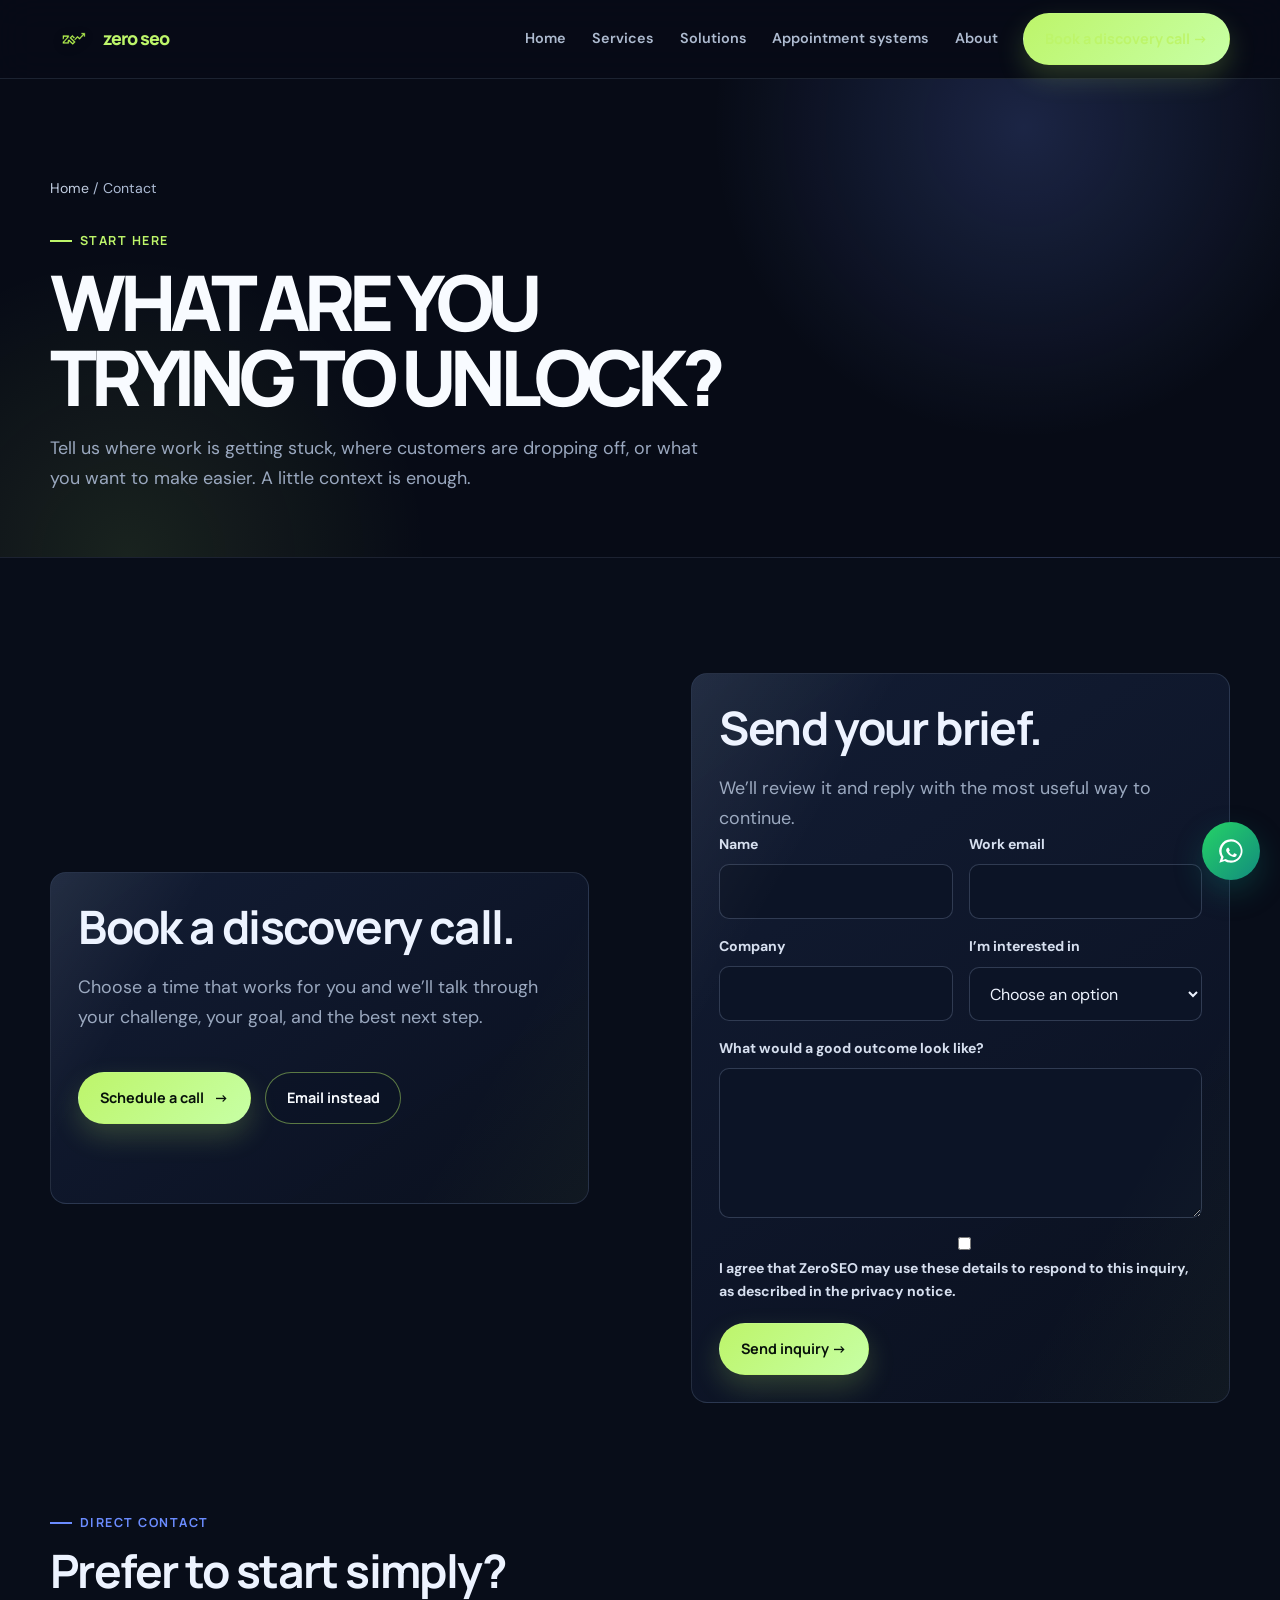
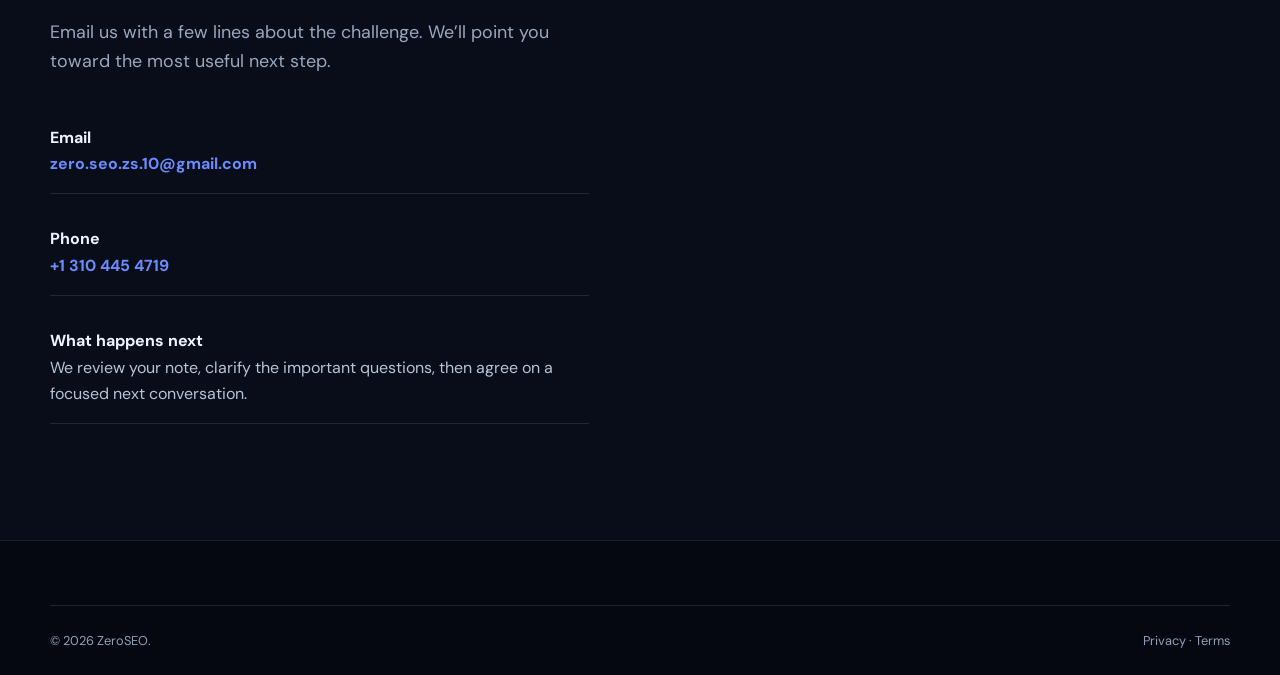
<file: pages/contact/contact.html>
<!doctype html><html lang="en"><head><meta charset="utf-8"><meta name="viewport" content="width=device-width,initial-scale=1"><title>Book a Discovery Call | ZeroSEO</title><meta name="description" content="Talk to ZeroSEO about AI automation, business systems, or a better appointment experience."><link rel="icon" href="../../assets/images/favicon.svg" type="image/svg+xml"><link rel="stylesheet" href="../../assets/css/redesign.css"><script src="https://assets.calendly.com/assets/external/widget.js" async></script></head><body><a class="skip-link" href="#main">Skip to content</a><header class="site-header"><div class="container nav"><a class="brand" href="../../index.html"><span class="brand-mark"><img src="../../assets/images/logo.webp" alt="ZeroSEO logo" loading="eager"></span><span class="brand-text">zero<span>seo</span></span></a><button class="menu-toggle" aria-label="Open navigation" aria-expanded="false" aria-controls="site-navigation">☰</button><nav class="nav-links" id="site-navigation"><a href="../../index.html">Home</a><a href="../services/services.html">Services</a><a href="../solutions/solutions.html">Solutions</a><a href="../appointment-systems/appointment-systems.html">Appointment systems</a><a href="../about/about.html">About</a><a href="https://calendly.com/hassanadilha2/30min" class="btn btn-primary" data-calendly="https://calendly.com/hassanadilha2/30min" aria-current="page">Book a discovery call →</a></nav></div></header><main id="main"><section class="page-hero"><div class="container"><p class="breadcrumbs"><a href="../../index.html">Home</a> / Contact</p><p class="eyebrow">Start here</p><h1 class="display">What are you<br>trying to unlock?</h1><p class="lede">Tell us where work is getting stuck, where customers are dropping off, or what you want to make easier. A little context is enough.</p></div></section><section class="section surface"><div class="container split"><div class="contact-card"><h2>Book a discovery call.</h2><p class="lede">Choose a time that works for you and we’ll talk through your challenge, your goal, and the best next step.</p><div class="hero-actions" style="margin-top:1.25rem"><a class="btn btn-primary" href="https://calendly.com/hassanadilha2/30min" data-calendly="https://calendly.com/hassanadilha2/30min">Schedule a call <span>→</span></a><a class="btn btn-secondary" href="mailto:zero.seo.zs.10@gmail.com">Email instead</a></div><p class="form-status" style="margin-top:1rem">If you’d rather send a brief first, use the form below.</p></div><div class="contact-card"><h2>Send your brief.</h2><p class="lede">We’ll review it and reply with the most useful way to continue.</p><form id="contactForm" novalidate><div class="form-grid"><div class="field"><label for="name">Name</label><input id="name" name="name" autocomplete="name" required></div><div class="field"><label for="email">Work email</label><input id="email" name="email" type="email" autocomplete="email" required></div><div class="field"><label for="company">Company</label><input id="company" name="company" autocomplete="organization"></div><div class="field"><label for="subject">I’m interested in</label><select id="subject" name="subject" required><option value="">Choose an option</option><option>AI automation</option><option>Business systems</option><option>Appointment systems</option><option>Website or customer journey</option><option>Something else</option></select></div><div class="field full"><label for="message">What would a good outcome look like?</label><textarea id="message" name="message" required minlength="10"></textarea></div><div class="field full"><label><input type="checkbox" id="consent" required> I agree that ZeroSEO may use these details to respond to this inquiry, as described in the <a href="../../privacy.html">privacy notice</a>.</label></div></div><button class="btn btn-primary" type="submit">Send inquiry →</button><div class="form-status" id="formStatus" role="status" aria-live="polite"></div></form></div><aside><p class="eyebrow">Direct contact</p><h2>Prefer to start simply?</h2><p class="lede">Email us with a few lines about the challenge. We’ll point you toward the most useful next step.</p><div class="contact-details"><div><strong>Email</strong><br><a href="mailto:zero.seo.zs.10@gmail.com">zero.seo.zs.10@gmail.com</a></div><div><strong>Phone</strong><br><a href="tel:+13104454719">+1 310 445 4719</a></div><div><strong>What happens next</strong><br><span>We review your note, clarify the important questions, then agree on a focused next conversation.</span></div></div></aside></div></section></main><footer class="site-footer"><div class="container footer-bottom"><span>© 2026 ZeroSEO.</span><span><a href="../../privacy.html">Privacy</a> · <a href="../../terms.html">Terms</a></span></div></footer><script src="../../assets/js/script.js"></script><a class="whatsapp-float" href="https://wa.me/923104454719" target="_blank" rel="noopener noreferrer" aria-label="Contact ZeroSEO on WhatsApp"><svg viewBox="0 0 24 24" fill="currentColor" aria-hidden="true"><path d="M16.9 14.9c-.3-.2-1.7-.8-1.9-.9-.2-.1-.3-.1-.5.1-.1.2-.5.9-.7 1.1-.1.1-.3.2-.5.1-.6-.2-1.2-.5-1.7-1-.5-.5-.9-1.1-1.3-1.7-.1-.2 0-.3.1-.4l.3-.3c.1-.1.1-.2.2-.3.1-.1.1-.2 0-.3-.1-.1-.5-1.2-.7-1.6-.2-.4-.3-.4-.5-.4h-.4c-.1 0-.3 0-.5.1-.2.1-.6.6-.8 1.2-.2.6-.2 1.2.1 1.8.2.5.7 1.2 1.3 1.9 1 1.2 2.3 2 3.5 2.4.5.2 1 .3 1.4.4.5.1 1 .1 1.4-.1.5-.2.9-.8 1.1-1.4.1-.4.1-.8-.1-1.1l-.2-.2zM12 2a10 10 0 0 0-8.5 15.4L2 22l4.6-1.5A10 10 0 1 0 12 2zm0 18.2a8.2 8.2 0 0 1-4.2-1.2l-.3-.2-2.7.9.9-2.6-.2-.3A8.2 8.2 0 1 1 12 20.2z"/></svg></a></body></html>
</file>
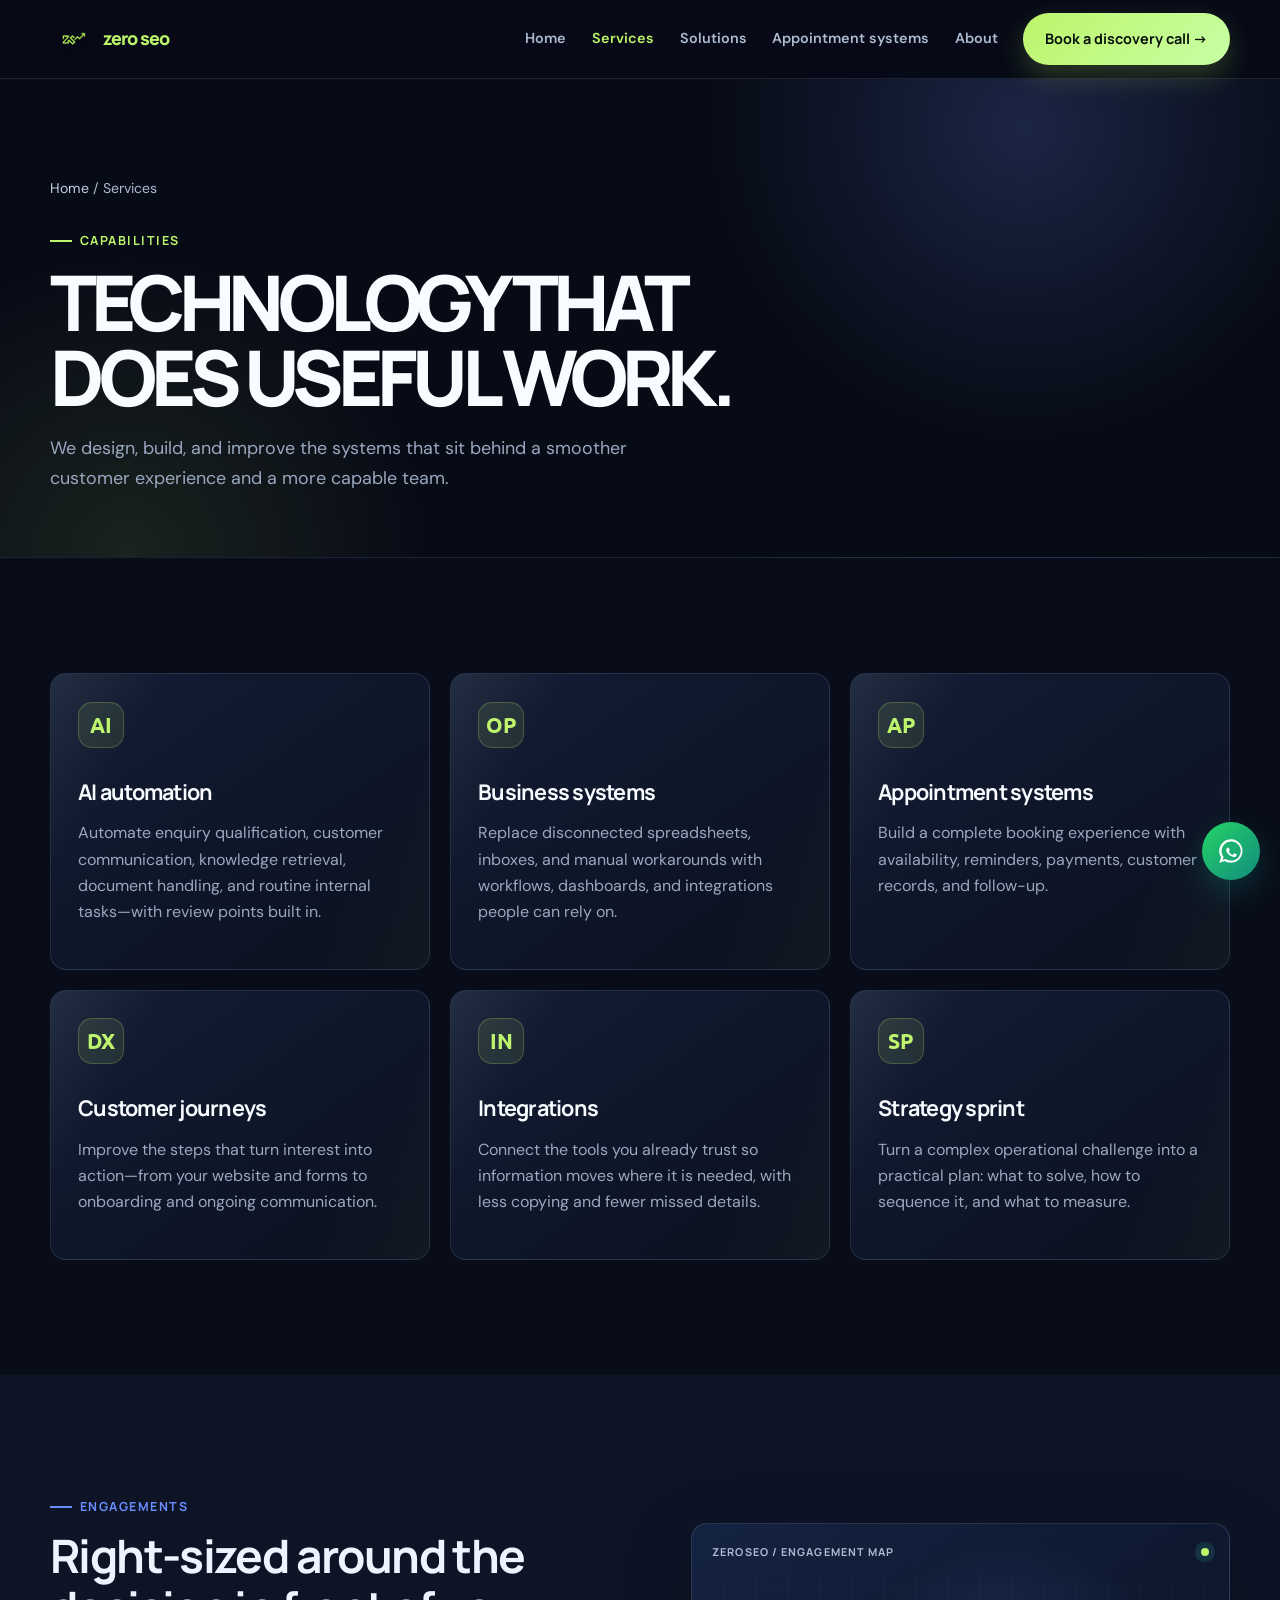
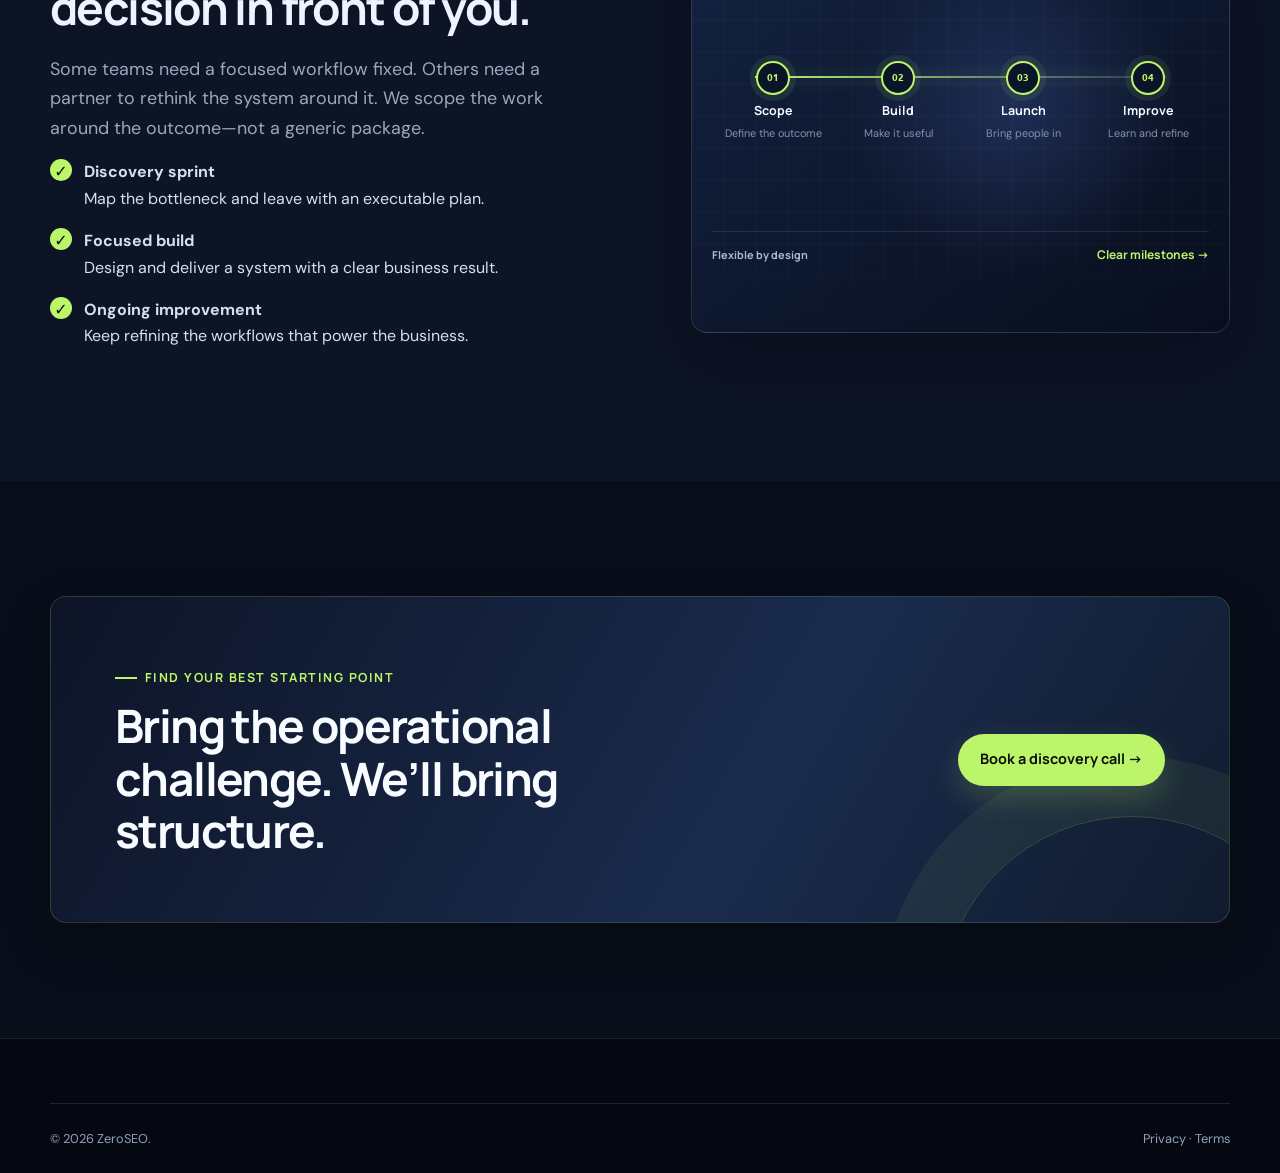
<file: pages/services/services.html>
<!doctype html><html lang="en"><head><meta charset="utf-8"><meta name="viewport" content="width=device-width,initial-scale=1"><title>Services | ZeroSEO</title><meta name="description" content="AI automation, business systems, appointment platforms and custom digital tools from ZeroSEO."><link rel="icon" href="../../assets/images/favicon.svg" type="image/svg+xml"><link rel="stylesheet" href="../../assets/css/redesign.css"></head><body><a class="skip-link" href="#main">Skip to content</a><header class="site-header"><div class="container nav"><a class="brand" href="../../index.html"><span class="brand-mark"><img src="../../assets/images/logo.webp" alt="ZeroSEO logo" loading="eager"></span><span class="brand-text">zero<span>seo</span></span></a><button class="menu-toggle" aria-label="Open navigation" aria-expanded="false" aria-controls="site-navigation">☰</button><nav class="nav-links" id="site-navigation"><a href="../../index.html">Home</a><a href="services.html" aria-current="page">Services</a><a href="../solutions/solutions.html">Solutions</a><a href="../appointment-systems/appointment-systems.html">Appointment systems</a><a href="../about/about.html">About</a><a href="https://calendly.com/hassanadilha2/30min" class="btn btn-primary" data-calendly="https://calendly.com/hassanadilha2/30min">Book a discovery call →</a></nav></div></header><main id="main"><section class="page-hero"><div class="container"><p class="breadcrumbs"><a href="../../index.html">Home</a> / Services</p><p class="eyebrow">Capabilities</p><h1 class="display">Technology that<br>does useful work.</h1><p class="lede">We design, build, and improve the systems that sit behind a smoother customer experience and a more capable team.</p></div></section><section class="section surface"><div class="container"><div class="grid grid-3"><article class="service-card"><div class="icon">AI</div><h3>AI automation</h3><p>Automate enquiry qualification, customer communication, knowledge retrieval, document handling, and routine internal tasks—with review points built in.</p></article><article class="service-card"><div class="icon">OP</div><h3>Business systems</h3><p>Replace disconnected spreadsheets, inboxes, and manual workarounds with workflows, dashboards, and integrations people can rely on.</p></article><article class="service-card"><div class="icon">AP</div><h3>Appointment systems</h3><p>Build a complete booking experience with availability, reminders, payments, customer records, and follow-up.</p></article><article class="service-card"><div class="icon">DX</div><h3>Customer journeys</h3><p>Improve the steps that turn interest into action—from your website and forms to onboarding and ongoing communication.</p></article><article class="service-card"><div class="icon">IN</div><h3>Integrations</h3><p>Connect the tools you already trust so information moves where it is needed, with less copying and fewer missed details.</p></article><article class="service-card"><div class="icon">SP</div><h3>Strategy sprint</h3><p>Turn a complex operational challenge into a practical plan: what to solve, how to sequence it, and what to measure.</p></article></div></div></section><section class="section muted-surface"><div class="container split"><div><p class="eyebrow">Engagements</p><h2>Right-sized around the decision in front of you.</h2><p class="lede">Some teams need a focused workflow fixed. Others need a partner to rethink the system around it. We scope the work around the outcome—not a generic package.</p><ul class="checklist"><li><span><strong>Discovery sprint</strong><br>Map the bottleneck and leave with an executable plan.</span></li><li><span><strong>Focused build</strong><br>Design and deliver a system with a clear business result.</span></li><li><span><strong>Ongoing improvement</strong><br>Keep refining the workflows that power the business.</span></li></ul></div><div class="roadmap-visual"><div class="roadmap-head"><span>ZEROSEO / ENGAGEMENT MAP</span><span class="pulse"></span></div><div class="roadmap-track"><span class="roadmap-progress"></span><div class="roadmap-stop"><b>01</b><strong>Scope</strong><small>Define the outcome</small></div><div class="roadmap-stop"><b>02</b><strong>Build</strong><small>Make it useful</small></div><div class="roadmap-stop"><b>03</b><strong>Launch</strong><small>Bring people in</small></div><div class="roadmap-stop"><b>04</b><strong>Improve</strong><small>Learn and refine</small></div></div><div class="roadmap-foot"><span>Flexible by design</span><strong>Clear milestones →</strong></div></div></div></section><section class="section"><div class="container cta"><div class="cta-grid"><div><p class="eyebrow" style="color:#bdf56a">Find your best starting point</p><h2>Bring the operational challenge. We’ll bring structure.</h2></div><a href="https://calendly.com/hassanadilha2/30min" class="btn btn-primary" data-calendly="https://calendly.com/hassanadilha2/30min">Book a discovery call →</a></div></div></section></main><footer class="site-footer"><div class="container footer-bottom"><span>© 2026 ZeroSEO.</span><span><a href="../../privacy.html">Privacy</a> · <a href="../../terms.html">Terms</a></span></div></footer><script src="../../assets/js/script.js"></script><a class="whatsapp-float" href="https://wa.me/923104454719" target="_blank" rel="noopener noreferrer" aria-label="Contact ZeroSEO on WhatsApp"><svg viewBox="0 0 24 24" fill="currentColor" aria-hidden="true"><path d="M16.9 14.9c-.3-.2-1.7-.8-1.9-.9-.2-.1-.3-.1-.5.1-.1.2-.5.9-.7 1.1-.1.1-.3.2-.5.1-.6-.2-1.2-.5-1.7-1-.5-.5-.9-1.1-1.3-1.7-.1-.2 0-.3.1-.4l.3-.3c.1-.1.1-.2.2-.3.1-.1.1-.2 0-.3-.1-.1-.5-1.2-.7-1.6-.2-.4-.3-.4-.5-.4h-.4c-.1 0-.3 0-.5.1-.2.1-.6.6-.8 1.2-.2.6-.2 1.2.1 1.8.2.5.7 1.2 1.3 1.9 1 1.2 2.3 2 3.5 2.4.5.2 1 .3 1.4.4.5.1 1 .1 1.4-.1.5-.2.9-.8 1.1-1.4.1-.4.1-.8-.1-1.1l-.2-.2zM12 2a10 10 0 0 0-8.5 15.4L2 22l4.6-1.5A10 10 0 1 0 12 2zm0 18.2a8.2 8.2 0 0 1-4.2-1.2l-.3-.2-2.7.9.9-2.6-.2-.3A8.2 8.2 0 1 1 12 20.2z"/></svg></a></body></html>
</file>
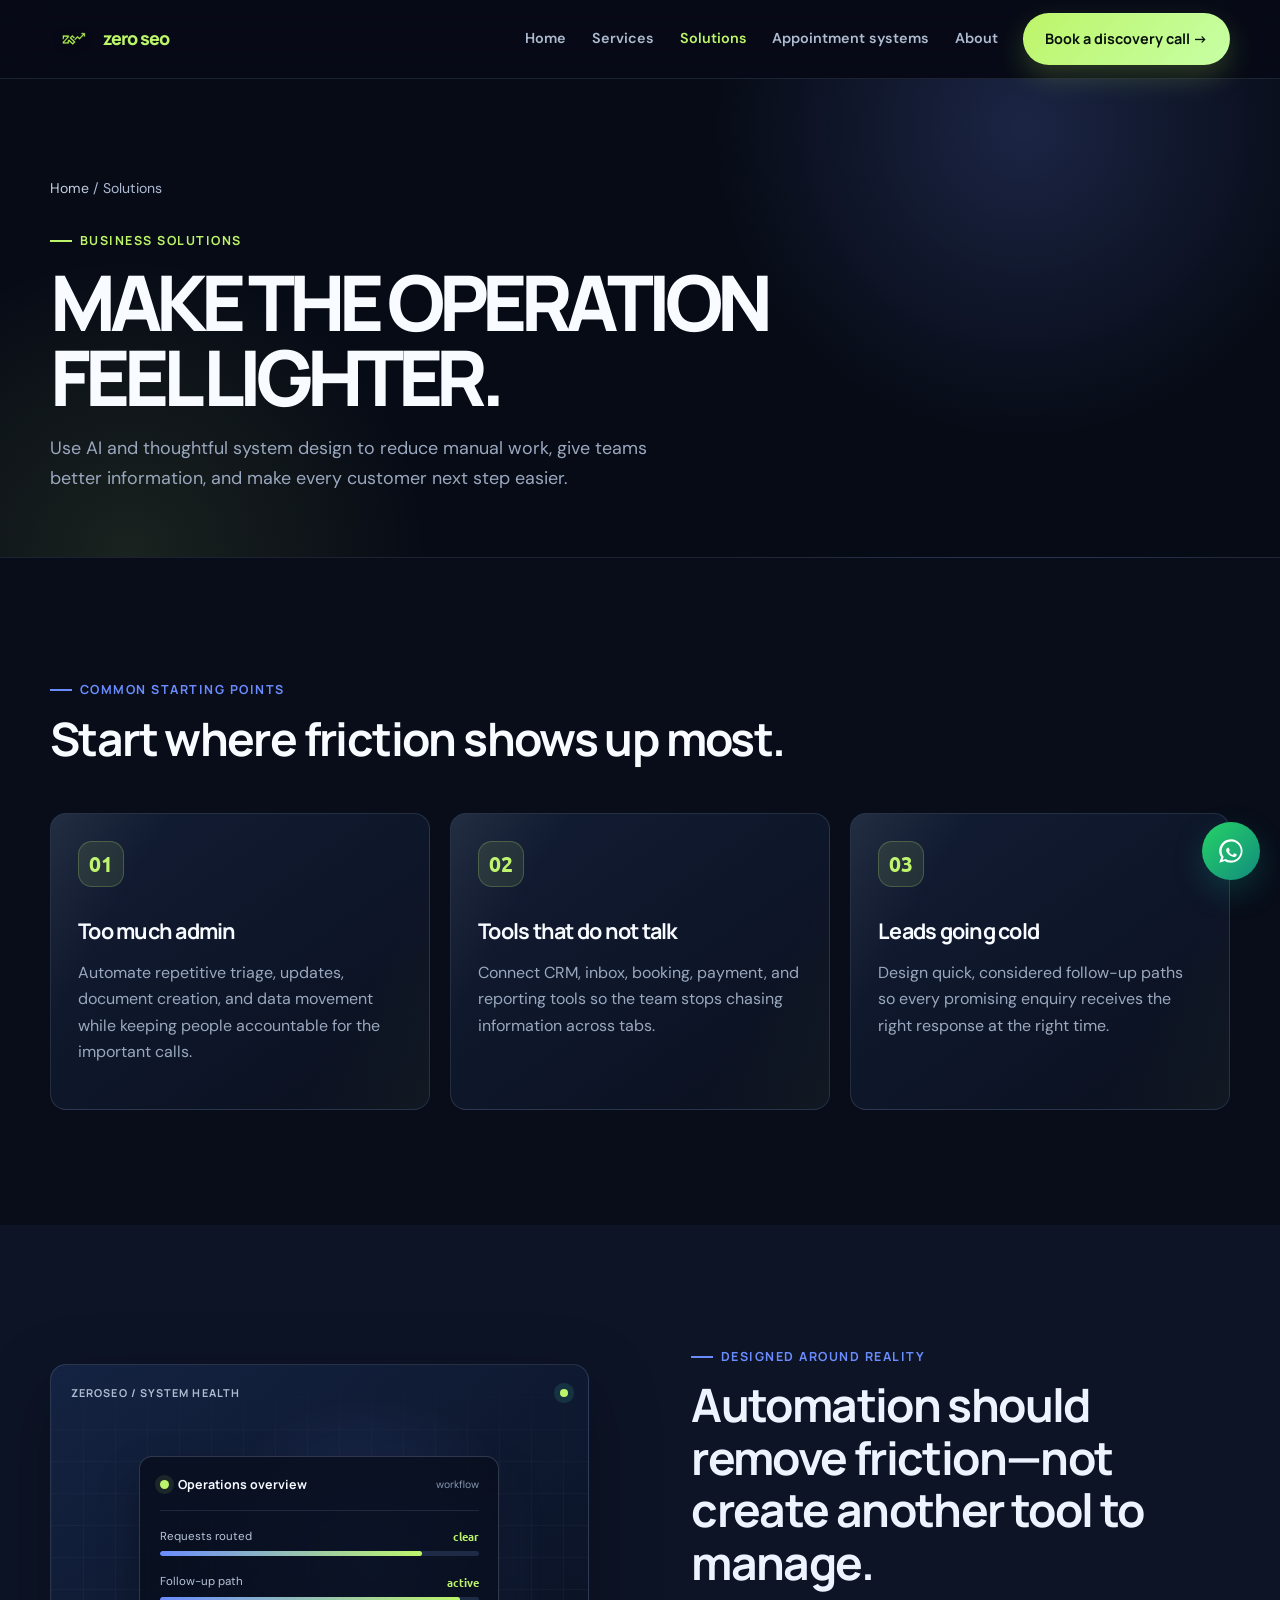
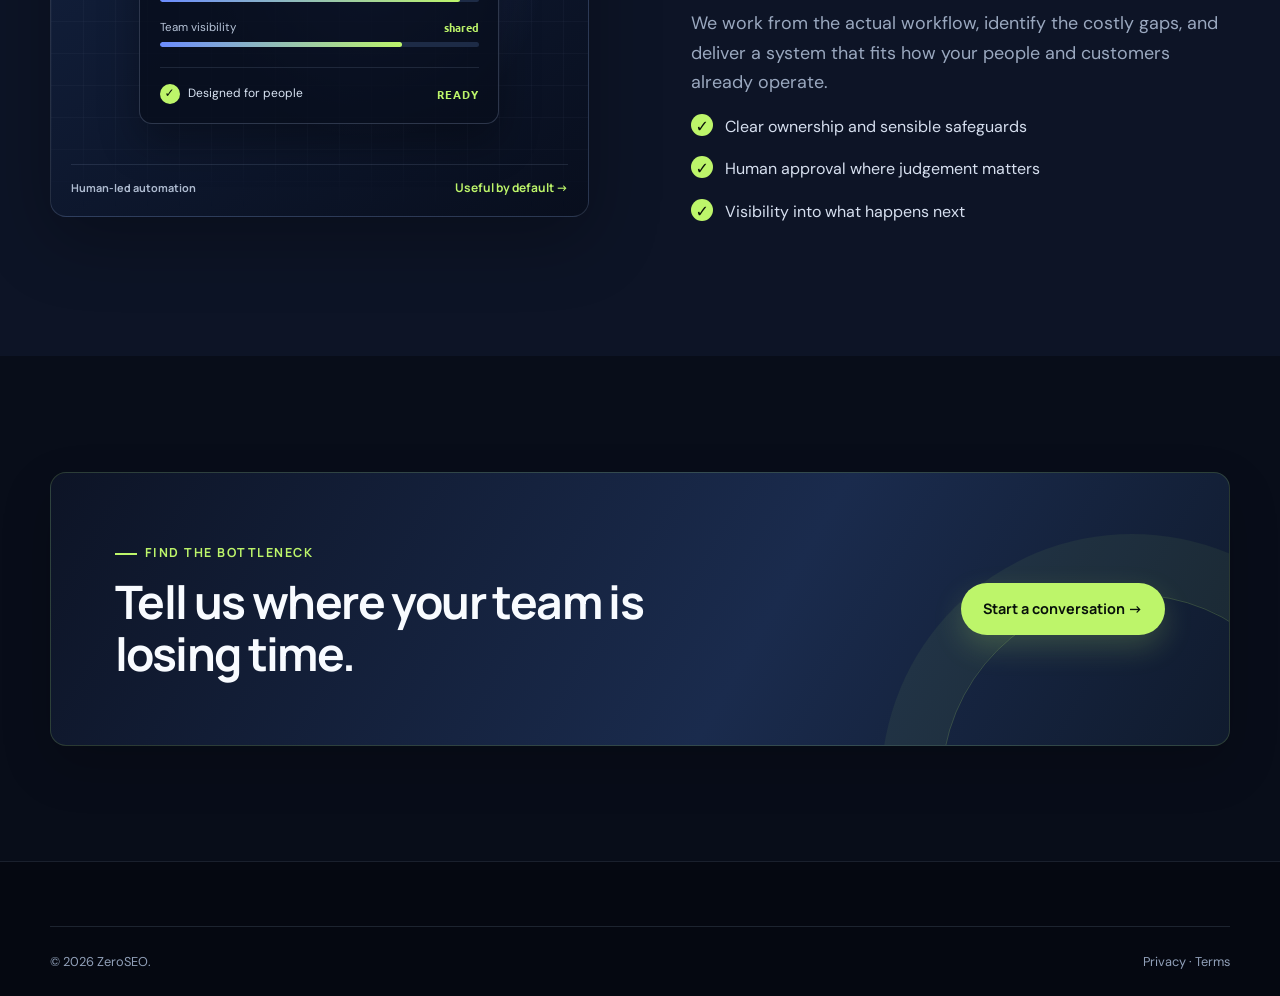
<file: pages/solutions/solutions.html>
<!doctype html><html lang="en"><head><meta charset="utf-8"><meta name="viewport" content="width=device-width,initial-scale=1"><title>Business Solutions | ZeroSEO</title><meta name="description" content="Practical AI automation and operating systems designed around how your company works."><link rel="icon" href="../../assets/images/favicon.svg" type="image/svg+xml"><link rel="stylesheet" href="../../assets/css/redesign.css"></head><body><a class="skip-link" href="#main">Skip to content</a><header class="site-header"><div class="container nav"><a class="brand" href="../../index.html"><span class="brand-mark"><img src="../../assets/images/logo.webp" alt="ZeroSEO logo" loading="eager"></span><span class="brand-text">zero<span>seo</span></span></a><button class="menu-toggle" aria-label="Open navigation" aria-expanded="false" aria-controls="site-navigation">☰</button><nav class="nav-links" id="site-navigation"><a href="../../index.html">Home</a><a href="../services/services.html">Services</a><a href="solutions.html" aria-current="page">Solutions</a><a href="../appointment-systems/appointment-systems.html">Appointment systems</a><a href="../about/about.html">About</a><a href="https://calendly.com/hassanadilha2/30min" class="btn btn-primary" data-calendly="https://calendly.com/hassanadilha2/30min">Book a discovery call →</a></nav></div></header><main id="main"><section class="page-hero"><div class="container"><p class="breadcrumbs"><a href="../../index.html">Home</a> / Solutions</p><p class="eyebrow">Business solutions</p><h1 class="display">Make the operation<br>feel lighter.</h1><p class="lede">Use AI and thoughtful system design to reduce manual work, give teams better information, and make every customer next step easier.</p></div></section><section class="section surface"><div class="container"><div class="section-head"><div><p class="eyebrow">Common starting points</p><h2>Start where friction shows up most.</h2></div></div><div class="grid grid-3"><article class="service-card"><div class="icon">01</div><h3>Too much admin</h3><p>Automate repetitive triage, updates, document creation, and data movement while keeping people accountable for the important calls.</p></article><article class="service-card"><div class="icon">02</div><h3>Tools that do not talk</h3><p>Connect CRM, inbox, booking, payment, and reporting tools so the team stops chasing information across tabs.</p></article><article class="service-card"><div class="icon">03</div><h3>Leads going cold</h3><p>Design quick, considered follow-up paths so every promising enquiry receives the right response at the right time.</p></article></div></div></section><section class="section muted-surface"><div class="container split"><div class="editorial-visual"><div class="editorial-head"><span>ZEROSEO / SYSTEM HEALTH</span><span class="pulse"></span></div><div class="editorial-sheet"><div class="sheet-title"><span class="sheet-dot"></span><strong>Operations overview</strong><small>workflow</small></div><div class="sheet-row"><span>Requests routed</span><b>clear</b><i><em style="width:82%"></em></i></div><div class="sheet-row"><span>Follow-up path</span><b>active</b><i><em style="width:94%"></em></i></div><div class="sheet-row"><span>Team visibility</span><b>shared</b><i><em style="width:76%"></em></i></div><div class="sheet-status"><span class="status-check">✓</span><span>Designed for people</span><strong>READY</strong></div></div><div class="editorial-foot"><span>Human-led automation</span><strong>Useful by default →</strong></div></div><div><p class="eyebrow">Designed around reality</p><h2>Automation should remove friction—not create another tool to manage.</h2><p class="lede">We work from the actual workflow, identify the costly gaps, and deliver a system that fits how your people and customers already operate.</p><ul class="checklist"><li>Clear ownership and sensible safeguards</li><li>Human approval where judgement matters</li><li>Visibility into what happens next</li></ul></div></div></section><section class="section"><div class="container cta"><div class="cta-grid"><div><p class="eyebrow" style="color:#bdf56a">Find the bottleneck</p><h2>Tell us where your team is losing time.</h2></div><a href="../contact/contact.html" class="btn btn-primary">Start a conversation →</a></div></div></section></main><footer class="site-footer"><div class="container footer-bottom"><span>© 2026 ZeroSEO.</span><span><a href="../../privacy.html">Privacy</a> · <a href="../../terms.html">Terms</a></span></div></footer><script src="../../assets/js/script.js"></script><a class="whatsapp-float" href="https://wa.me/923104454719" target="_blank" rel="noopener noreferrer" aria-label="Contact ZeroSEO on WhatsApp"><svg viewBox="0 0 24 24" fill="currentColor" aria-hidden="true"><path d="M16.9 14.9c-.3-.2-1.7-.8-1.9-.9-.2-.1-.3-.1-.5.1-.1.2-.5.9-.7 1.1-.1.1-.3.2-.5.1-.6-.2-1.2-.5-1.7-1-.5-.5-.9-1.1-1.3-1.7-.1-.2 0-.3.1-.4l.3-.3c.1-.1.1-.2.2-.3.1-.1.1-.2 0-.3-.1-.1-.5-1.2-.7-1.6-.2-.4-.3-.4-.5-.4h-.4c-.1 0-.3 0-.5.1-.2.1-.6.6-.8 1.2-.2.6-.2 1.2.1 1.8.2.5.7 1.2 1.3 1.9 1 1.2 2.3 2 3.5 2.4.5.2 1 .3 1.4.4.5.1 1 .1 1.4-.1.5-.2.9-.8 1.1-1.4.1-.4.1-.8-.1-1.1l-.2-.2zM12 2a10 10 0 0 0-8.5 15.4L2 22l4.6-1.5A10 10 0 1 0 12 2zm0 18.2a8.2 8.2 0 0 1-4.2-1.2l-.3-.2-2.7.9.9-2.6-.2-.3A8.2 8.2 0 1 1 12 20.2z"/></svg></a></body></html>
</file>
<file: assets/css/redesign.css>
@import url('https://fonts.googleapis.com/css2?family=DM+Sans:opsz,wght@9..40,400;9..40,500;9..40,600;9..40,700&family=Manrope:wght@400;500;600;700;800&family=Ubuntu:wght@400;500;700&display=swap');

:root { --ink:#0a1020; --ink-2:#111b33; --paper:#f6f8fc; --white:#fff; --muted:#667085; --line:#dfe5ef; --blue:#4f7cff; --blue-dark:#3159d9; --mint:#46d5b0; --radius:18px; --radius-sm:12px; --shadow:0 18px 50px rgba(10,16,32,.11); --container:1180px; }
* { box-sizing:border-box; }
html { scroll-behavior:smooth; }
body { margin:0; color:var(--ink); background:var(--paper); font:400 16px/1.65 "DM Sans",system-ui,sans-serif; }
img { display:block; max-width:100%; height:auto; }
a { color:inherit; text-decoration:none; }
button,input,select,textarea { font:inherit; }
button { cursor:pointer; }
:focus-visible { outline:3px solid var(--mint); outline-offset:3px; }
.skip-link { position:absolute; left:1rem; top:-5rem; z-index:100; padding:.75rem 1rem; background:var(--white); border-radius:8px; }
.skip-link:focus { top:1rem; }
.container { width:min(calc(100% - 40px),var(--container)); margin:auto; }
.eyebrow { display:inline-flex; gap:.5rem; align-items:center; margin:0 0 1rem; color:var(--blue); font:700 .78rem/1 Manrope,sans-serif; letter-spacing:.12em; text-transform:uppercase; }
.eyebrow::before { content:""; width:1.35rem; height:2px; background:currentColor; }
.display { margin:0; font:800 clamp(2.6rem,6vw,5.7rem)/.98 Manrope,sans-serif; letter-spacing:-.065em; }
h1,h2,h3,h4 { font-family:Manrope,sans-serif; line-height:1.14; letter-spacing:-.035em; }
h2 { margin:0; font-size:clamp(2rem,3.6vw,3.25rem); }
h3 { margin:.25rem 0 .8rem; font-size:1.35rem; }
.lede { max-width:650px; margin:1.25rem 0 0; color:var(--muted); font-size:1.12rem; }
.section { padding:clamp(4.5rem,9vw,8rem) 0; }
.section-head { display:flex; justify-content:space-between; align-items:end; gap:2rem; margin-bottom:3rem; }
.section-head .lede { margin:0; }
.surface { background:var(--white); }
.dark { color:#f5f7ff; background:var(--ink); }
.muted-surface { background:#edf2fa; }
.grid { display:grid; gap:1.25rem; }
.grid-2 { grid-template-columns:repeat(2,minmax(0,1fr)); }
.grid-3 { grid-template-columns:repeat(3,minmax(0,1fr)); }
.btn { display:inline-flex; align-items:center; justify-content:center; gap:.65rem; min-height:52px; padding:.85rem 1.3rem; border:1px solid transparent; border-radius:999px; font:700 .9rem/1 Manrope,sans-serif; transition:transform .2s,background .2s,border .2s; }
.btn:hover { transform:translateY(-2px); }
.btn-primary { color:#07110a; background:linear-gradient(135deg,var(--mint),#c7ffa5); box-shadow:0 12px 28px rgba(189,245,106,.2); }
.btn-primary:hover { background:linear-gradient(135deg,#c7ffa5,var(--mint)); }
.btn-secondary { color:#f8fbff; border-color:rgba(189,245,106,.35); background:rgba(10,16,32,.25); }
.btn-quiet { color:#f8fbff; border-color:rgba(157,177,210,.24); background:linear-gradient(135deg,#121d35,#0b1222); }
.site-header { position:sticky; top:0; z-index:20; border-bottom:1px solid rgba(223,229,239,.72); background:rgba(246,248,252,.86); backdrop-filter:blur(18px); }
.nav { min-height:78px; display:flex; align-items:center; justify-content:space-between; gap:1.5rem; }
.brand { display:flex; align-items:center; gap:.7rem; font:800 1.12rem/1 Manrope,sans-serif; letter-spacing:-.06em; }
.brand-mark { display:inline-flex; align-items:center; justify-content:center; width:42px; height:42px; padding:2px; border-radius:0; overflow:visible; background:transparent; flex-shrink:0; }
.brand-mark img { width:100%; height:100%; object-fit:contain; display:block; filter:drop-shadow(0 2px 6px rgba(0,0,0,.15)); }
.brand-text { display:inline-flex; align-items:center; gap:.2rem; color:#f8fbff; }
.brand-text span { color:var(--mint); }
.nav-links { display:flex; align-items:center; gap:1.6rem; color:#475467; font-weight:600; font-size:.9rem; }
.nav-links a:hover,.nav-links a[aria-current="page"] { color:var(--blue); }
.menu-toggle { display:none; padding:.6rem; border:0; background:transparent; color:var(--ink); }
.hero { position:relative; isolation:isolate; overflow:hidden; padding:clamp(5rem,10vw,9rem) 0 5rem; color:var(--white); background:radial-gradient(circle at 78% 23%,#233e91 0,transparent 26%),radial-gradient(circle at 18% 95%,#16483f 0,transparent 30%),var(--ink); }
.hero::after { content:""; position:absolute; z-index:-1; right:-12vw; top:-35vw; width:62vw; height:62vw; border:1px solid rgba(255,255,255,.14); border-radius:50%; box-shadow:0 0 0 70px rgba(255,255,255,.035),0 0 0 140px rgba(255,255,255,.025); }
.hero-grid { display:grid; grid-template-columns:1.12fr .88fr; align-items:center; gap:3rem; }
.hero .lede { color:#c0cadb; }
.hero-actions { display:flex; flex-wrap:wrap; gap:.85rem; margin:2rem 0 3.25rem; }
.hero-proof { display:flex; align-items:center; gap:1rem; color:#cbd5e6; font-size:.9rem; }
.avatars { display:flex; }
.avatar { display:grid; place-items:center; width:34px; height:34px; margin-right:-8px; color:#0c1730; border:2px solid var(--ink); border-radius:50%; background:var(--mint); font:700 .72rem Manrope,sans-serif; }
.hero-panel { padding:1.35rem; border:1px solid rgba(255,255,255,.16); border-radius:var(--radius); background:linear-gradient(150deg,rgba(255,255,255,.13),rgba(255,255,255,.04)); box-shadow:var(--shadow); backdrop-filter:blur(12px); }
.hero-chat-panel { display:flex; flex-direction:column; gap:1rem; min-height:360px; }
.panel-top { display:flex; justify-content:space-between; align-items:center; color:#b9c6dd; font-size:.78rem; }
.chat-brand { display:flex; align-items:center; gap:.75rem; }
.chat-badge { display:grid; place-items:center; width:32px; height:32px; color:#07100a; border-radius:50%; background:var(--mint); font-weight:800; }
.chat-brand strong { display:block; color:#f8fbff; font-size:.95rem; font-family:Manrope,sans-serif; }
.chat-brand span { display:block; color:#aebbd0; font-size:.75rem; }
.pulse { width:8px; height:8px; border-radius:50%; background:var(--mint); box-shadow:0 0 0 6px rgba(70,213,176,.13); }
.hero-chat { display:flex; flex:1; flex-direction:column; gap:.75rem; padding:1rem; border:1px solid rgba(255,255,255,.08); border-radius:16px; background:rgba(3,7,18,.42); }
.chat-bubble { max-width:85%; padding:.8rem 1rem; border-radius:18px; font-size:.95rem; line-height:1.5; opacity:0; transform:translateY(8px); animation:chat-enter .35s ease forwards; }
.chat-bubble-user { align-self:flex-end; color:#07100a; border-bottom-right-radius:6px; background:linear-gradient(135deg,var(--mint),#d4ff91); }
.chat-bubble-assistant { align-self:flex-start; color:#f8fbff; border:1px solid rgba(189,245,106,.16); border-bottom-left-radius:6px; background:rgba(255,255,255,.08); }
.chat-bubble.typing { display:flex; gap:.3rem; align-items:center; align-self:flex-start; padding:.8rem 1rem; }
.chat-bubble.typing span { display:inline-block; width:8px; height:8px; border-radius:50%; background:var(--mint); animation:chat-bounce 1s infinite ease-in-out; }
.chat-bubble.typing span:nth-child(2) { animation-delay:.15s; }
.chat-bubble.typing span:nth-child(3) { animation-delay:.3s; }
@keyframes chat-bounce { 0%,80%,100% { transform:translateY(0); opacity:.45; } 40% { transform:translateY(-4px); opacity:1; } }
@keyframes chat-enter { from { opacity:0; transform:translateY(8px); } to { opacity:1; transform:translateY(0); } }
.logo-strip { padding:1.6rem 0; color:#7d8aa2; background:#0e1730; }
.logo-strip .container { display:flex; align-items:center; justify-content:space-between; gap:1rem; overflow:auto; }
.logo-strip span { flex:0 0 auto; font:700 .78rem Manrope,sans-serif; letter-spacing:.1em; text-transform:uppercase; }
.service-card,.case-card,.article-card,.quote-card,.contact-card { padding:1.7rem; border:1px solid var(--line); border-radius:var(--radius); background:var(--white); transition:transform .2s,box-shadow .2s,border .2s; }
.service-card:hover,.case-card:hover,.article-card:hover { transform:translateY(-5px); border-color:#b9caff; box-shadow:var(--shadow); }
.icon { display:grid; place-items:center; width:46px; height:46px; margin-bottom:2rem; color:var(--blue); border-radius:14px; background:#e7edff; font:800 1.3rem Manrope,sans-serif; }
.service-card p,.case-card p,.article-card p { color:var(--muted); }
.text-link { display:inline-flex; align-items:center; gap:.45rem; color:var(--blue); font:700 .9rem Manrope,sans-serif; }
.text-link::after { content:"→"; transition:transform .2s; }
.text-link:hover::after { transform:translateX(4px); }
.split { display:grid; grid-template-columns:1fr 1fr; gap:clamp(2rem,8vw,8rem); align-items:center; }
.visual { min-height:410px; overflow:hidden; border-radius:var(--radius); background:linear-gradient(140deg,#dae3fb,#90aefa); }
.visual img { width:100%; height:100%; min-height:410px; object-fit:cover; mix-blend-mode:multiply; }
.checklist { display:grid; gap:1rem; padding:0; list-style:none; }
.checklist li { display:flex; gap:.75rem; align-items:flex-start; color:#344054; }
.checklist li::before { content:"✓"; display:grid; place-items:center; flex:0 0 22px; height:22px; color:#09775e; border-radius:50%; background:#d7f8ee; font-weight:800; }
.metric-grid { display:grid; grid-template-columns:repeat(3,1fr); gap:1px; overflow:hidden; border:1px solid #263450; border-radius:var(--radius); background:#263450; }
.metric { padding:2rem; background:#111d36; }
.metric strong { display:block; color:var(--mint); font:800 clamp(2rem,4vw,3rem) Manrope,sans-serif; letter-spacing:-.06em; }
.metric span { color:#c2cee1; font-size:.9rem; }
.case-card { position:relative; display:flex; min-height:330px; flex-direction:column; justify-content:end; overflow:hidden; color:#edf2fd; border:0; background:linear-gradient(145deg,#111d36,#0b1222); }
.case-card:nth-child(2) { background-image:linear-gradient(145deg,#17284b,#0b1222); }
.case-card p { color:#d4dced; }
.case-card::after { content:""; position:absolute; z-index:0; pointer-events:none; opacity:.7; }
.case-card > * { position:relative; z-index:1; }
.case-card:nth-child(1)::after { top:-18%; right:-8%; width:280px; height:220px; border:1px solid rgba(107,140,255,.45); background:linear-gradient(rgba(107,140,255,.16) 1px,transparent 1px),linear-gradient(90deg,rgba(107,140,255,.16) 1px,transparent 1px); background-size:28px 28px; transform:perspective(500px) rotateY(-24deg) rotateX(12deg) skewY(-7deg); box-shadow:0 0 0 14px rgba(107,140,255,.04),0 0 70px rgba(107,140,255,.13); }
.case-card:nth-child(2)::after { top:-45px; right:-45px; width:220px; height:220px; border:1px solid rgba(189,245,106,.45); border-radius:50%; box-shadow:0 0 0 24px rgba(189,245,106,.04),0 0 0 48px rgba(189,245,106,.03),inset 0 0 45px rgba(189,245,106,.08); }
.quote { font:600 clamp(1.5rem,3vw,2.35rem)/1.3 Manrope,sans-serif; letter-spacing:-.04em; }
.quote-card { position:relative; padding:2rem; }
.quote-card::before { content:"“"; position:absolute; right:1.2rem; top:-.6rem; color:#e6ecff; font:900 7rem/1 Georgia,serif; }
.author { color:var(--muted); font-size:.9rem; }
.cta { position:relative; overflow:hidden; padding:clamp(2rem,5vw,4rem); border-radius:var(--radius); color:#f8fbff; background:linear-gradient(120deg,#0d1426,#1a2b4d 60%,#101b2e); border:1px solid rgba(189,245,106,.16); box-shadow:0 20px 50px rgba(0,0,0,.18); }
.cta::after { content:""; position:absolute; right:-8%; bottom:-85%; width:380px; height:380px; border:1px solid rgba(189,245,106,.2); border-radius:50%; box-shadow:0 0 0 60px rgba(189,245,106,.06); }
.cta > * { position:relative; z-index:1; }
.cta-grid { display:flex; justify-content:space-between; gap:2rem; align-items:center; }
.cta h2 { max-width:650px; }
.page-hero { padding:5.25rem 0 4rem; color:var(--white); background:linear-gradient(125deg,#0a1020,#14295c); }
.breadcrumbs { margin-bottom:1.5rem; color:#adbbd4; font-size:.88rem; }
.prose { max-width:760px; }
.prose h2 { margin-top:3rem; font-size:1.8rem; }
.prose h3 { margin-top:2rem; }
.prose p,.prose li { color:#475467; }
.prose img { margin:2rem 0; border-radius:var(--radius-sm); }
.article-layout { display:grid; grid-template-columns:minmax(0,1fr) 290px; gap:4rem; }
.sidebar { align-self:start; position:sticky; top:100px; }
.sidebar-list { display:grid; gap:.85rem; padding:0; list-style:none; }
.sidebar-list a { color:#475467; font-weight:600; }
.sidebar-list a:hover { color:var(--blue); }
.article-image { width:100%; aspect-ratio:1.9; object-fit:cover; border-radius:var(--radius); }
.meta { display:flex; flex-wrap:wrap; gap:1rem; color:var(--muted); font-size:.9rem; }
.blog-grid { grid-template-columns:repeat(3,minmax(0,1fr)); }
.article-card { padding:0; overflow:hidden; }
.article-card img { width:100%; aspect-ratio:1.65; object-fit:cover; }
.article-card-content { padding:1.5rem; }
.tag { display:inline-block; margin-bottom:.75rem; color:var(--blue); font:700 .72rem Manrope,sans-serif; letter-spacing:.08em; text-transform:uppercase; }
.form-grid { display:grid; grid-template-columns:repeat(2,1fr); gap:1rem; }
.field { display:grid; gap:.45rem; }
.field.full { grid-column:1/-1; }
label { color:#344054; font-weight:700; font-size:.88rem; }
input,select,textarea { width:100%; padding:.85rem 1rem; color:var(--ink); border:1px solid #cdd5e1; border-radius:10px; background:#fff; }
textarea { min-height:150px; resize:vertical; }
input:focus,select:focus,textarea:focus { border-color:var(--blue); outline:3px solid #dbe4ff; }
.form-status { display:none; margin-top:1rem; padding:.8rem 1rem; border-radius:9px; }
.form-status.success { display:block; color:#05604a; background:#d7f8ee; }
.form-status.error { display:block; color:#b42318; background:#ffebe9; }
.contact-details { display:grid; gap:1rem; margin-top:2rem; }
.contact-details a { color:var(--blue); font-weight:700; }
.faq { border-top:1px solid var(--line); }
.faq details { border-bottom:1px solid var(--line); }
.faq summary { display:flex; justify-content:space-between; padding:1.25rem 0; cursor:pointer; font:700 1rem Manrope,sans-serif; list-style:none; }
.faq summary::after { content:"+"; color:var(--blue); font-size:1.4rem; }
.faq details[open] summary::after { content:"−"; }
.faq p { max-width:760px; margin:0 0 1.35rem; color:var(--muted); }
.site-footer { padding:4rem 0 1.5rem; color:#c1cbdd; background:var(--ink); }
.footer-grid { display:grid; grid-template-columns:1.4fr repeat(3,1fr); gap:2rem; padding-bottom:3rem; }
.site-footer .brand { color:var(--white); }
.site-footer h4 { margin:0 0 1rem; color:var(--white); font-size:.85rem; letter-spacing:0; }
.footer-links { display:grid; gap:.55rem; color:#adbbd4; font-size:.9rem; }
.footer-links a:hover { color:var(--mint); }
.footer-bottom { display:flex; justify-content:space-between; gap:1rem; padding-top:1.5rem; border-top:1px solid #24314a; color:#91a0b9; font-size:.8rem; }
@media (max-width:850px) { .nav-links { position:absolute; top:78px; left:0; right:0; display:none; flex-direction:column; align-items:stretch; gap:.3rem; padding:1rem 20px 1.3rem; border-bottom:1px solid var(--line); background:var(--paper); } .nav-links.open { display:flex; } .nav-links .btn { margin-top:.6rem; } .menu-toggle { display:block; } .hero-grid,.split,.article-layout { grid-template-columns:1fr; } .hero-panel { max-width:600px; } .sidebar { position:static; } .footer-grid { grid-template-columns:repeat(2,1fr); } }
@media (max-width:640px) { .container { width:min(calc(100% - 32px),var(--container)); } .grid-2,.grid-3,.blog-grid,.form-grid { grid-template-columns:1fr; } .field.full { grid-column:auto; } .section-head,.cta-grid,.footer-bottom { align-items:flex-start; flex-direction:column; } .metric-grid { grid-template-columns:1fr; } .metric { padding:1.35rem; } .hero { padding-top:4rem; } .hero-proof { align-items:flex-start; } .footer-grid { grid-template-columns:1fr; } }
@media (prefers-reduced-motion:reduce) { html { scroll-behavior:auto; } *,*::before,*::after { transition-duration:.01ms!important; animation-duration:.01ms!important; animation-iteration-count:1!important; } }

/* Necyron-inspired dark IT system: original implementation, shared across routes. */
:root { --ink:#070b16; --ink-2:#0d1426; --paper:#080d19; --white:#f8fbff; --muted:#9aa8bf; --line:rgba(157,177,210,.18); --blue:#6b8cff; --blue-dark:#5375ef; --mint:#bdf56a; --radius:16px; --shadow:0 22px 70px rgba(0,0,0,.28); }
body { color:#edf3ff; background:var(--paper); }
.site-header { border-bottom-color:rgba(157,177,210,.15); background:rgba(7,11,22,.88); }
.brand { color:#f8fbff; }
.brand span:last-child { color:var(--mint); }
.nav-links { color:#aebbd0; }
.nav-links a:hover,.nav-links a[aria-current="page"] { color:var(--mint); }
.menu-toggle { color:#f8fbff; }
.hero,.page-hero { background:radial-gradient(circle at 80% 10%,rgba(107,140,255,.2),transparent 28%),radial-gradient(circle at 10% 100%,rgba(189,245,106,.1),transparent 24%),#070b16; }
.hero { padding-top:clamp(6rem,12vw,10rem); }
.hero .display,.page-hero .display { text-transform:uppercase; letter-spacing:-.08em; }
.hero .eyebrow,.page-hero .eyebrow { color:var(--mint)!important; }
.hero .btn-primary,.cta .btn-primary { color:#07100a; background:var(--mint); box-shadow:0 12px 30px rgba(189,245,106,.2); }
.hero .btn-primary:hover,.cta .btn-primary:hover { background:#d4ff91; }
.btn-secondary { border-color:rgba(189,245,106,.45); }
.logo-strip { border-top:1px solid rgba(157,177,210,.12); border-bottom:1px solid rgba(157,177,210,.12); background:#0b1222; }
.surface { background:#080d19; }
.muted-surface { background:#0d1426; }
.section-head h2,.service-card h3,.article-card h3,.case-card h3,.quote { color:#f8fbff; }
.lede,.service-card p,.case-card p,.article-card p { color:#9aa8bf; }
.service-card,.case-card,.article-card,.quote-card,.contact-card { border-color:rgba(157,177,210,.18); background:linear-gradient(145deg,rgba(20,31,55,.92),rgba(10,16,31,.98)); box-shadow:none; }
.service-card:hover,.case-card:hover,.article-card:hover { border-color:rgba(189,245,106,.55); box-shadow:0 18px 50px rgba(0,0,0,.28); }
.icon { color:var(--mint); background:rgba(189,245,106,.1); border:1px solid rgba(189,245,106,.22); }
.checklist li { color:#d6dfef; }
.checklist li::before { color:#091109; background:var(--mint); }
.text-link { color:var(--mint); }
.metric-grid { border-color:rgba(157,177,210,.18); background:rgba(157,177,210,.18); }
.metric { background:#101a30; }
.metric strong { color:var(--mint); }
.visual { background:linear-gradient(140deg,#17254a,#253e8b); border:1px solid rgba(157,177,210,.18); }
.cta { background:linear-gradient(120deg,#0d1426,#1a2b4d 60%,#101b2e); border:1px solid rgba(189,245,106,.16); box-shadow:0 20px 50px rgba(0,0,0,.18); }
.cta .lede { color:#c4d0e3!important; }
.form-grid label,label { color:#d6dfef; }
input,select,textarea { color:#eef4ff; border-color:rgba(157,177,210,.25); background:#0c1426; }
input::placeholder,textarea::placeholder { color:#7788a5; }
input:focus,select:focus,textarea:focus { border-color:var(--mint); outline-color:rgba(189,245,106,.18); }
.faq summary { color:#eef4ff; border-color:rgba(157,177,210,.18); }
.faq p,.author { color:#9aa8bf; }
.article-card-content .meta,.meta { color:#99a9c2!important; }
.sidebar-list a { color:#bdc9db; }
.sidebar-list a:hover { color:var(--mint); }
.prose p,.prose li { color:#b2bfd2; }
.prose h2,.prose h3 { color:#f8fbff; }
.site-footer { background:#050811; border-top:1px solid rgba(157,177,210,.14); }
.site-footer p { color:#9aa8bf; }
.footer-bottom { border-color:rgba(157,177,210,.16); }
.footer-links a:hover,.site-footer a:hover { color:var(--mint); }
.hero-panel,.service-card,.case-card,.article-card,.quote-card,.contact-card { position:relative; overflow:hidden; }
.hero-panel::before,.service-card::before,.case-card::before,.article-card::before,.quote-card::before,.contact-card::before { content:""; position:absolute; inset:0; pointer-events:none; background:linear-gradient(120deg,rgba(255,255,255,.07),transparent 22%,transparent 76%,rgba(189,245,106,.04)); }
.service-card .icon { font-family:"Ubuntu",Manrope,sans-serif; }
.hero-panel { transform:perspective(900px) rotateY(-3deg) rotateX(1deg); }
.hero-panel:hover { transform:perspective(900px) rotateY(0) rotateX(0) translateY(-4px); }
.section.dark { background:#050811; }
.page-hero { border-bottom:1px solid rgba(157,177,210,.14); }
.breadcrumbs a { color:#c2cee1; }
.breadcrumbs a:hover { color:var(--mint); }
.contact-details > div { padding:1rem 0; border-bottom:1px solid rgba(157,177,210,.16); color:#b7c4d8; }
.contact-details strong { color:#eef4ff; }
.contact-card .btn { margin-top:1.25rem; }
.workflow-visual { position:relative; min-height:410px; overflow:hidden; padding:1.25rem; border:1px solid rgba(157,177,210,.2); border-radius:var(--radius); background:radial-gradient(circle at 50% 45%,rgba(107,140,255,.18),transparent 38%),linear-gradient(145deg,#131f3c,#080e1d); box-shadow:var(--shadow); }
.workflow-visual::before { content:""; position:absolute; inset:0; opacity:.35; background-image:linear-gradient(rgba(157,177,210,.14) 1px,transparent 1px),linear-gradient(90deg,rgba(157,177,210,.14) 1px,transparent 1px); background-size:34px 34px; mask-image:linear-gradient(to bottom,transparent,#000 18%,#000 80%,transparent); }
.workflow-top,.workflow-footer { position:relative; z-index:2; display:flex; align-items:center; justify-content:space-between; color:#aebbd0; font:700 .68rem Manrope,sans-serif; letter-spacing:.1em; }
.workflow-map { position:relative; z-index:1; height:290px; margin:1rem .25rem .65rem; }
.workflow-node { position:absolute; display:flex; min-width:124px; flex-direction:column; gap:.2rem; padding:.8rem .9rem; border:1px solid rgba(157,177,210,.3); border-radius:11px; background:rgba(9,16,32,.88); box-shadow:0 12px 25px rgba(0,0,0,.25); }
.workflow-node strong { color:#f6f9ff; font:700 .78rem Manrope,sans-serif; }
.workflow-node small { color:#8392ad; font-size:.68rem; }
.node-index { color:var(--mint); font:700 .65rem Ubuntu,Manrope,sans-serif; }
.node-main { left:50%; top:40%; min-width:148px; transform:translate(-50%,-50%); border-color:rgba(189,245,106,.6); box-shadow:0 0 0 5px rgba(189,245,106,.07),0 16px 35px rgba(0,0,0,.3); }
.node-one { left:0; top:8%; }
.node-two { right:0; top:8%; }
.node-three { left:0; bottom:5%; }
.node-four { right:0; bottom:5%; }
.workflow-line { position:absolute; height:1px; transform-origin:left center; background:linear-gradient(90deg,rgba(189,245,106,.7),rgba(107,140,255,.15)); }
.line-one { left:29%; top:26%; width:25%; transform:rotate(27deg); }
.line-two { left:71%; top:26%; width:25%; transform:rotate(153deg); }
.line-three { left:29%; top:76%; width:25%; transform:rotate(-27deg); }
.workflow-footer { padding-top:.85rem; border-top:1px solid rgba(157,177,210,.15); letter-spacing:0; }
.workflow-footer strong { color:var(--mint); font-size:.75rem; }
@media (max-width:640px) { .workflow-visual { min-height:380px; } .workflow-map { transform:scale(.88); transform-origin:center; margin-left:-1rem; margin-right:-1rem; } }
@media (max-width:850px) { .hero-panel { transform:none; } .nav-links { background:#080d19; } }
.roadmap-visual,.editorial-visual { position:relative; min-height:410px; overflow:hidden; padding:1.25rem; border:1px solid rgba(157,177,210,.2); border-radius:var(--radius); background:radial-gradient(circle at 60% 45%,rgba(107,140,255,.18),transparent 42%),linear-gradient(145deg,#142342,#080e1d); box-shadow:var(--shadow); }
.roadmap-visual::before,.editorial-visual::before { content:""; position:absolute; inset:0; pointer-events:none; opacity:.3; background-image:linear-gradient(rgba(157,177,210,.14) 1px,transparent 1px),linear-gradient(90deg,rgba(157,177,210,.14) 1px,transparent 1px); background-size:32px 32px; mask-image:linear-gradient(to bottom,transparent,#000 20%,#000 78%,transparent); }
.roadmap-head,.roadmap-foot,.editorial-head,.editorial-foot { position:relative; z-index:2; display:flex; justify-content:space-between; align-items:center; color:#aebbd0; font:700 .68rem Manrope,sans-serif; letter-spacing:.1em; }
.roadmap-track { position:relative; z-index:1; display:grid; grid-template-columns:repeat(4,1fr); gap:.6rem; margin:6.4rem .2rem 5.5rem; }
.roadmap-progress { position:absolute; top:15px; left:8%; right:8%; height:2px; background:linear-gradient(90deg,var(--mint),rgba(107,140,255,.2)); box-shadow:0 0 16px rgba(189,245,106,.35); }
.roadmap-stop { position:relative; display:flex; align-items:center; flex-direction:column; gap:.4rem; text-align:center; }
.roadmap-stop::before { content:""; width:30px; height:30px; border:2px solid var(--mint); border-radius:50%; background:#0b1529; box-shadow:0 0 0 6px rgba(189,245,106,.08); }
.roadmap-stop b { position:absolute; top:8px; color:var(--mint); font:700 .6rem Ubuntu,Manrope,sans-serif; }
.roadmap-stop strong { color:#f6f9ff; font:700 .78rem Manrope,sans-serif; }
.roadmap-stop small { color:#8392ad; font-size:.68rem; }
.roadmap-foot,.editorial-foot { padding-top:.85rem; border-top:1px solid rgba(157,177,210,.15); letter-spacing:0; }
.roadmap-foot strong,.editorial-foot strong { color:var(--mint); font-size:.75rem; }
.editorial-sheet { position:relative; z-index:1; max-width:360px; margin:3.5rem auto 2.5rem; padding:1.2rem; border:1px solid rgba(157,177,210,.25); border-radius:13px; background:rgba(8,14,29,.82); box-shadow:0 20px 40px rgba(0,0,0,.3); }
.sheet-title { display:grid; grid-template-columns:10px 1fr auto; gap:.55rem; align-items:center; padding-bottom:1rem; border-bottom:1px solid rgba(157,177,210,.15); }
.sheet-title strong { color:#f6f9ff; font:700 .78rem Manrope,sans-serif; }
.sheet-title small { color:#8494af; font-size:.65rem; }
.sheet-dot { width:9px; height:9px; border-radius:50%; background:var(--mint); box-shadow:0 0 0 5px rgba(189,245,106,.1); }
.sheet-row { display:grid; grid-template-columns:1fr auto; gap:.35rem; align-items:center; margin-top:1rem; color:#b7c4d8; font-size:.72rem; }
.sheet-row b { color:var(--mint); font:700 .7rem Ubuntu,Manrope,sans-serif; }
.sheet-row i { display:block; grid-column:1/-1; height:5px; overflow:hidden; border-radius:999px; background:#1d2b46; }
.sheet-row em { display:block; height:100%; border-radius:inherit; background:linear-gradient(90deg,var(--blue),var(--mint)); }
.sheet-status { display:flex; align-items:center; gap:.55rem; margin-top:1.25rem; padding-top:1rem; border-top:1px solid rgba(157,177,210,.15); color:#d8e3f2; font-size:.75rem; }
.sheet-status strong { margin-left:auto; color:var(--mint); font:700 .68rem Ubuntu,Manrope,sans-serif; letter-spacing:.1em; }
.status-check { display:grid; place-items:center; width:20px; height:20px; color:#091109; border-radius:50%; background:var(--mint); font-weight:800; }
@media (max-width:640px) { .roadmap-visual,.editorial-visual { min-height:380px; } .roadmap-track { transform:scale(.87); transform-origin:center; margin-left:-1rem; margin-right:-1rem; } }

.whatsapp-float {
  position:fixed;
  right:1.25rem;
  bottom:1.25rem;
  z-index:60;
  display:inline-flex;
  align-items:center;
  justify-content:center;
  width:58px;
  height:58px;
  border-radius:50%;
  color:#fff;
  background:linear-gradient(135deg,#25d366,#128c7e);
  box-shadow:0 12px 30px rgba(18,140,126,.28);
  transition:transform .2s,box-shadow .2s;
}
.whatsapp-float:hover {
  transform:translateY(-3px);
  box-shadow:0 16px 36px rgba(18,140,126,.34);
}
.whatsapp-float svg {
  width:28px;
  height:28px;
}
@media (max-width:640px) {
  .whatsapp-float {
    right:1rem;
    bottom:1rem;
    width:54px;
    height:54px;
  }
}
</file>
<file: assets/css/styles.css>
/* ================================================
   zeroseo WEBSITE - CUSTOM STYLES
   Professional Software Services Website
   ================================================ */

/* ================================================
   COLOR PALETTE & VARIABLES
   ================================================ */
:root {
    /* Primary Colors - Professional Palette */
    --primary-color: #1e3a8a;
    --primary-dark: #1e40af;
    --primary-light: #3b82f6;
    
    /* Secondary Colors */
    --secondary-color: #64748b;
    --success-color: #10b981;
    --warning-color: #f59e0b;
    --danger-color: #ef4444;
    
    /* Neutral Colors - Professional Grays */
    --dark-color: #0f172a;
    --light-color: #f8fafc;
    --white-color: #ffffff;
    --gray-color: #e2e8f0;
    --gray-900: #111827;
    --gray-800: #1f2937;
    --gray-700: #374151;
    --gray-600: #4b5563;
    --gray-500: #6b7280;
    --gray-400: #9ca3af;
    --gray-300: #d1d5db;
    --gray-200: #e5e7eb;
    --gray-100: #f3f4f6;
    --gray-50: #f9fafb;
    
    /* Typography */
    --font-family: 'Poppins', -apple-system, BlinkMacSystemFont, 'Segoe UI', 'Roboto', 'Helvetica Neue', 'Arial', sans-serif;
    --font-size-base: 1rem;
    --font-size-lg: 1.125rem;
    --font-size-sm: 0.875rem;
    
    /* Shadows - Professional */
    --shadow-sm: 0 1px 3px rgba(0, 0, 0, 0.08);
    --shadow-md: 0 4px 12px rgba(0, 0, 0, 0.1);
    --shadow-lg: 0 10px 30px rgba(0, 0, 0, 0.12);
    
    /* Transitions */
    --transition: all 0.3s ease;
}

/* ================================================
   GLOBAL STYLES
   ================================================ */
* {
    margin: 0;
    padding: 0;
    box-sizing: border-box;
}

html {
    scroll-behavior: smooth;
}

body {
    font-family: 'Poppins', -apple-system, BlinkMacSystemFont, 'Segoe UI', 'Roboto', 'Helvetica Neue', 'Arial', sans-serif !important;
    font-size: var(--font-size-base);
    line-height: 1.6;
    color: var(--dark-color);
    background-color: var(--white-color);
}

/* Keep Font Awesome icons using their own font family. */
.fa,
.fas,
.fa-solid {
    font-family: "Font Awesome 6 Free" !important;
    font-weight: 900 !important;
}

.fab,
.fa-brands {
    font-family: "Font Awesome 6 Brands" !important;
    font-weight: 400 !important;
}

/* ================================================
   TYPOGRAPHY
   ================================================ */
h1, h2, h3, h4, h5, h6 {
    font-weight: 700;
    line-height: 1.2;
    margin-bottom: 1rem;
    color: var(--dark-color);
    letter-spacing: -0.5px;
}

h1 { font-size: 3rem; }
h2 { font-size: 2.5rem; }
h3 { font-size: 2rem; }
h4 { font-size: 1.5rem; }
h5 { font-size: 1.25rem; }
h6 { font-size: 1rem; }

p {
    margin-bottom: 1rem;
    color: var(--secondary-color);
}

a {
    color: var(--primary-color);
    text-decoration: none;
    transition: var(--transition);
}

a:hover {
    color: var(--primary-dark);
}

.lead {
    font-size: var(--font-size-lg);
    font-weight: 400;
}

/* ================================================
   BUTTONS
   ================================================ */
.btn {
    padding: 0.75rem 1.5rem;
    font-weight: 600;
    border-radius: 6px;
    transition: var(--transition);
    box-shadow: none;
    border: none;
}

.btn-primary {
    background-color: var(--primary-color);
    border-color: var(--primary-color);
    color: var(--white-color);
}

.btn-primary:hover,
.btn-primary:active {
    background-color: var(--primary-dark);
    border-color: var(--primary-dark);
    box-shadow: 0 10px 25px rgba(30, 58, 138, 0.3);
    transform: translateY(-2px);
}

.btn-outline-primary {
    color: var(--primary-color);
    border-color: var(--primary-color);
}

.btn-outline-primary:hover {
    background-color: var(--primary-color);
    border-color: var(--primary-color);
    color: var(--white-color);
}

.btn-light {
    background-color: var(--white-color);
    border-color: var(--white-color);
    color: var(--primary-color);
    font-weight: 600;
}

.btn-light:hover {
    background-color: var(--light-color);
    border-color: var(--light-color);
}

.btn-lg {
    padding: 0.875rem 2rem;
    font-size: var(--font-size-lg);
}

/* ================================================
   NAVIGATION BAR
   ================================================ */
.navbar {
    transition: var(--transition);
    padding: 1rem 0;
    border-bottom: 1px solid var(--gray-200);
}

.navbar-brand {
    font-size: 1.5rem;
    font-weight: 700;
    color: var(--primary-color) !important;
    letter-spacing: 0.5px;
    display: flex;
    align-items: center;
}

.navbar-logo {
    width: auto;
    display: block;
}

.navbar-logo-icon {
    font-size: 1.75rem;
    display: inline-block;
}

.navbar-nav .nav-link {
    color: var(--dark-color) !important;
    font-weight: 500;
    margin-left: 1.5rem;
    position: relative;
    transition: var(--transition);
}

.navbar-nav .nav-link::after {
    content: '';
    position: absolute;
    bottom: -5px;
    left: 0;
    width: 0;
    height: 2px;
    background-color: var(--primary-color);
    transition: var(--transition);
}

.navbar-nav .nav-link:hover::after,
.navbar-nav .nav-link.active::after {
    width: 100%;
}

.navbar-nav .nav-link.active {
    color: var(--primary-color) !important;
}

.navbar-toggler {
    border-color: var(--primary-color);
}

.navbar-toggler:focus {
    box-shadow: 0 0 0 0.25rem rgba(13, 110, 253, 0.25);
}

/* ================================================
   HERO SECTION
   ================================================ */
.hero-section {
    background-size: cover;
    background-position: center;
    background-repeat: no-repeat;
    background-attachment: fixed;
    position: relative;
    overflow: hidden;
    min-height: 100vh;
    padding: 6rem 0 !important;
}

.hero-section::before {
    content: '';
    position: absolute;
    top: 0;
    left: 0;
    width: 100%;
    height: 100%;
    background: rgba(13, 45, 95, 0.6);
    z-index: 100;
    animation: shutterWipeOpen 1.5s ease-in-out forwards;
}

.hero-section::after {
    display: none;
}

.hero-section .container {
    position: relative;
    z-index: 1;
}

.hero-section h1 {
    color: #ffffff !important;
    line-height: 1.3;
    font-weight: 800 !important;
}

.hero-section .lead {
    color: #e8eef5 !important;
    font-weight: 400;
}

.hero-section p {
    color: #e8eef5 !important;
}

.hero-section .btn-primary {
    background-color: #3b82f6 !important;
    border-color: #3b82f6 !important;
    color: #ffffff !important;
    font-weight: 600;
}

.hero-section .btn-primary:hover {
    background-color: #2563eb !important;
    border-color: #2563eb !important;
    box-shadow: 0 10px 30px rgba(59, 130, 246, 0.4);
    transform: translateY(-2px);
    color: #ffffff !important;
}

.hero-section .btn-outline-primary {
    color: #ffffff !important;
    border-color: #ffffff !important;
    background-color: transparent !important;
    font-weight: 600;
}

.hero-section .btn-outline-primary:hover {
    background-color: rgba(255, 255, 255, 0.15) !important;
    color: #ffffff !important;
    border-color: #ffffff !important;
}

.hero-section .border-top {
    border-color: rgba(255, 255, 255, 0.15) !important;
}

.hero-section h3 {
    color: #ffffff !important;
    font-weight: 700 !important;
}

.hero-section .text-primary {
    color: #ffffff !important;
}

.hero-section .text-muted {
    color: #d1d9e6 !important;
}

/* Content Animation */
.hero-section .col-lg-8 {
    animation: fadeInUp 1s ease-out 0.5s forwards;
    opacity: 0;
}

/* Keyframe Animations */
@keyframes shutterWipeOpen {
    0% {
        left: 0;
        width: 100%;
        opacity: 1;
    }
    100% {
        left: 100%;
        width: 0;
        opacity: 0;
    }
}

@keyframes fadeInUp {
    from {
        opacity: 0;
        transform: translateY(30px);
    }
    to {
        opacity: 1;
        transform: translateY(0);
    }
}

/* Keyframe Animations */
@keyframes shutterOpen {
    0% {
        transform: scaleX(1);
        transform-origin: left center;
    }
    100% {
        transform: scaleX(0);
        transform-origin: left center;
    }
}

@keyframes contentFadeIn {
    from {
        opacity: 0;
    }
    to {
        opacity: 1;
    }
}

.min-vh-75 {
    min-height: 75vh;
}

/* ================================================
   SERVICE CARDS
   ================================================ */
.service-card {
    background: var(--white-color);
    border: 1px solid var(--gray-200);
    border-radius: 8px;
    padding: 2.5rem;
    transition: var(--transition);
    position: relative;
    overflow: hidden;
}

.service-card::before {
    content: '';
    position: absolute;
    top: 0;
    left: 0;
    width: 100%;
    height: 4px;
    background-color: var(--primary-color);
}

.service-card:hover {
    transform: translateY(-10px);
    box-shadow: var(--shadow-lg);
    border-color: var(--primary-color);
}

.service-card h3 {
    color: var(--dark-color);
    margin-top: 1.5rem;
    margin-bottom: 1rem;
    font-size: 1.5rem;
}

.service-card p {
    color: var(--secondary-color);
    font-size: var(--font-size-sm);
    line-height: 1.7;
}

.service-list,
.service-features {
    list-style: none;
    padding-left: 0;
    margin-left: 0;
    margin: 1.5rem 0;
}

.service-list li::marker,
.service-features li::marker {
    content: "";
}

.service-list li,
.service-features li {
    padding: 0.5rem 0;
    color: var(--secondary-color);
    font-size: var(--font-size-sm);
}

.service-features li {
    display: flex;
    align-items: center;
}

.service-features i {
    color: var(--success-color);
    margin-right: 0.75rem;
}

/* ================================================
   ICON BOX
   ================================================ */
.icon-box {
    width: 80px;
    height: 80px;
    background-color: var(--gray-100);
    border-radius: 8px;
    display: flex;
    align-items: center;
    justify-content: center;
    font-size: 2rem;
    color: var(--primary-color);
    margin-bottom: 1rem;
    transition: var(--transition);
}

.service-card:hover .icon-box {
    background-color: var(--primary-color);
    color: white;
    transform: scale(1.1);
}

/* ================================================
   FEATURE ITEMS
   ================================================ */
.features-list {
    list-style: none;
    margin: 2rem 0;
}

.feature-item {
    display: flex;
    gap: 1.5rem;
    margin-bottom: 1.5rem;
    align-items: flex-start;
}

.feature-item i {
    font-size: 1.5rem;
    color: var(--primary-color);
    margin-top: 0.25rem;
    flex-shrink: 0;
}

.feature-item h5 {
    color: var(--dark-color);
    margin-bottom: 0.5rem;
}

.feature-item p {
    color: var(--secondary-color);
    margin-bottom: 0;
}

/* ================================================
   TESTIMONIAL CARDS
   ================================================ */
.testimonial-card {
    background: var(--white-color);
    border: 1px solid var(--gray-200);
    border-radius: 8px;
    padding: 2rem;
    transition: var(--transition);
    box-shadow: 0 2px 8px rgba(0, 0, 0, 0.05);
}

.testimonial-card:hover {
    box-shadow: 0 10px 25px rgba(0, 0, 0, 0.08);
    transform: translateY(-4px);
}

.testimonial-card .stars {
    display: flex;
    gap: 0.25rem;
}

.testimonial-card i.fa-star {
    font-size: 1.25rem;
}

.testimonial-author {
    border-top: 1px solid var(--gray-color);
    padding-top: 1rem;
}

/* ================================================
   BENEFIT CARDS
   ================================================ */
.benefit-card {
    background: var(--white-color);
    border: 1px solid var(--gray-200);
    border-radius: 8px;
    padding: 2rem;
    text-align: center;
    transition: var(--transition);
    height: 100%;
}

.benefit-card:hover {
    box-shadow: 0 10px 30px rgba(0, 0, 0, 0.08);
    transform: translateY(-5px);
}

.benefit-card h4 {
    color: var(--dark-color);
    margin-bottom: 1rem;
    font-size: 1.25rem;
}

.benefit-card p {
    color: var(--secondary-color);
    font-size: var(--font-size-sm);
    margin-bottom: 0;
}

/* ================================================
   PRICING CARDS
   ================================================ */
.pricing-card {
    background: var(--white-color);
    border: 1px solid var(--gray-200);
    border-radius: 8px;
    padding: 2.5rem 2rem;
    text-align: center;
    transition: var(--transition);
    position: relative;
}

.pricing-card.featured {
    border: 2px solid var(--primary-color);
    box-shadow: 0 20px 40px rgba(30, 58, 138, 0.1);
    transform: scale(1.02);
}

.pricing-card:hover {
    box-shadow: var(--shadow-lg);
    border-color: var(--primary-color);
}

.badge-recommended {
    position: absolute;
    top: -15px;
    left: 50%;
    transform: translateX(-50%);
    background: var(--primary-color);
    color: var(--white-color);
    padding: 0.5rem 1.5rem;
    border-radius: 50px;
    font-size: var(--font-size-sm);
    font-weight: 600;
    white-space: nowrap;
}

.pricing-card h3 {
    color: var(--dark-color);
    margin-bottom: 0.5rem;
}

.price {
    margin: 1.5rem 0;
    display: flex;
    justify-content: center;
    align-items: baseline;
    gap: 0.5rem;
}

.price .amount {
    font-size: 2.75rem;
    font-weight: 700;
    color: var(--primary-color);
}

.price .period {
    color: var(--secondary-color);
    font-size: var(--font-size-sm);
}

.features-list {
    text-align: left;
    margin: 2rem 0;
}

.features-list li {
    padding: 0.75rem 0;
    border-bottom: 1px solid var(--gray-color);
    color: var(--secondary-color);
    font-size: var(--font-size-sm);
}

.features-list li:last-child {
    border-bottom: none;
}

.features-list i.fa-check {
    color: var(--success-color);
    margin-right: 0.75rem;
}

.features-list i.fa-times {
    color: #d3d3d3;
    margin-right: 0.75rem;
}

/* ================================================
   PROCESS STEPS
   ================================================ */
.process-step {
    text-align: center;
    padding: 2rem 1.5rem;
    background: var(--white-color);
    border-radius: 8px;
    border: 1px solid var(--gray-200);
    transition: var(--transition);
}

.process-step:hover {
    box-shadow: 0 10px 30px rgba(0, 0, 0, 0.08);
    transform: translateY(-5px);
}

.step-number {
    width: 60px;
    height: 60px;
    background-color: var(--primary-color);
    color: var(--white-color);
    border-radius: 8px;
    display: flex;
    align-items: center;
    justify-content: center;
    font-size: 1.75rem;
    font-weight: 700;
    margin: 0 auto 1.5rem;
}

.process-step h4 {
    color: var(--dark-color);
    margin-bottom: 1rem;
}

.process-step p {
    color: var(--secondary-color);
    font-size: var(--font-size-sm);
    margin-bottom: 0;
}

/* ================================================
   CTA SECTION
   ================================================ */
.cta-section {
    background-color: var(--primary-color);
    border-radius: 8px;
    color: var(--white-color);
}

.cta-section h2 {
    color: var(--white-color);
}

.cta-section p {
    color: rgba(255, 255, 255, 0.95);
}

/* ================================================
   BLOG SECTION
   ================================================ */
.blog-card {
    background: var(--white-color);
    border: 1px solid var(--gray-200);
    border-radius: 8px;
    overflow: hidden;
    transition: var(--transition);
    box-shadow: 0 2px 8px rgba(0, 0, 0, 0.05);
    display: flex;
    flex-direction: column;
    height: 100%;
}

.blog-card:hover {
    box-shadow: 0 12px 24px rgba(0, 0, 0, 0.12);
    transform: translateY(-8px);
}

.blog-card-link {
    cursor: pointer;
}

.blog-card-link:focus-visible {
    outline: 3px solid rgba(30, 58, 138, 0.45);
    outline-offset: 3px;
}

.blog-card .blog-featured-image {
    width: 100%;
    height: 180px;
    background-color: var(--gray-200);
    overflow: hidden;
    display: flex;
    align-items: center;
    justify-content: center;
}

.blog-card .blog-featured-image img {
    width: 100%;
    height: 100%;
    object-fit: cover;
    transition: var(--transition);
}

.blog-card:hover .blog-featured-image img {
    transform: scale(1.05);
}

.blog-card-content {
    padding: 1.5rem;
    flex-grow: 1;
    display: flex;
    flex-direction: column;
}

.blog-meta {
    display: flex;
    gap: 1rem;
    margin-bottom: 1rem;
    color: var(--secondary-color);
    font-size: var(--font-size-sm);
    flex-wrap: wrap;
}

.blog-meta span {
    display: flex;
    align-items: center;
    gap: 0.5rem;
}

.blog-card h3 {
    color: var(--dark-color);
    margin-bottom: 0.75rem;
    font-size: 1.25rem;
    line-height: 1.4;
}

.blog-excerpt {
    color: var(--secondary-color);
    font-size: var(--font-size-sm);
    margin-bottom: 1rem;
    flex-grow: 1;
    line-height: 1.6;
}

.blog-card a {
    color: var(--primary-color);
    font-weight: 600;
    margin-top: auto;
    transition: var(--transition);
}

.blog-card a:hover {
    color: var(--primary-dark);
}

/* ================================================
   BLOG POST SECTION
   ================================================ */
.blog-post-section {
    min-height: 800px;
}

.blog-post-section .blog-featured-image {
    background-color: #f0f0f0;
    width: 100%;
    min-height: 400px;
    max-height: 500px;
    overflow: hidden;
    display: flex;
    align-items: center;
    justify-content: center;
}

.blog-post-section .blog-featured-image img {
    width: 100%;
    height: 100%;
    object-fit: cover;
    display: block;
}

.post-meta {
    display: flex;
    gap: 2rem;
    color: var(--secondary-color);
    font-size: var(--font-size-sm);
    flex-wrap: wrap;
}

.post-meta span {
    display: inline-flex;
    align-items: center;
    gap: 0.5rem;
}

.post-content {
    line-height: 1.8;
    color: var(--secondary-color);
    font-size: var(--font-size-lg);
}

.post-content h2 {
    margin-top: 2rem;
    margin-bottom: 1rem;
}

.post-content h3 {
    margin-top: 1.75rem;
    margin-bottom: 1rem;
}

.post-content p {
    margin-bottom: 1.25rem;
}

.post-content ul,
.post-content ol {
    margin-left: 2rem;
    margin-bottom: 1.25rem;
}

.post-content li {
    margin-bottom: 0.5rem;
}

.post-navigation {
    font-weight: 600;
    transition: var(--transition);
}

.post-navigation a {
    color: var(--primary-color);
    display: block;
    padding: 0.75rem 0;
    transition: var(--transition);
}

.post-navigation a:hover {
    color: var(--primary-dark);
    text-decoration: none;
}

.post-navigation a[style*="opacity: 0.5"] {
    cursor: not-allowed;
    color: #999;
}

.post-navigation a[style*="opacity: 0.5"]:hover {
    color: #999;
    text-decoration: none;
}

.post-navigation a {
    color: var(--dark-color);
    transition: var(--transition);
}

.post-navigation a:hover {
    color: var(--primary-color);
}

/* ================================================
   SIDEBAR
   ================================================ */
.sidebar-widget {
    background: var(--white-color);
    border: 1px solid var(--gray-200);
    border-radius: 8px;
    padding: 1.5rem;
}

.sidebar-widget h4 {
    color: var(--dark-color);
    margin-bottom: 1.5rem;
    border-bottom: 2px solid var(--primary-color);
    padding-bottom: 0.75rem;
}

.sidebar-widget ul li {
    margin-bottom: 1rem;
    border-bottom: 1px solid var(--gray-color);
    padding-bottom: 1rem;
}

.sidebar-widget ul li:last-child {
    border-bottom: none;
    margin-bottom: 0;
    padding-bottom: 0;
}

.sidebar-widget a {
    color: var(--dark-color);
    font-weight: 500;
    transition: var(--transition);
}

.sidebar-widget a:hover {
    color: var(--primary-color);
}

.related-post-card {
    background: var(--white-color);
    border: 1px solid var(--gray-200);
    border-radius: 8px;
    overflow: hidden;
    margin-bottom: 1rem;
    transition: var(--transition);
}

.related-post-card:hover {
    box-shadow: 0 8px 20px rgba(0, 0, 0, 0.1);
}

.related-post-image {
    width: 100%;
    height: 150px;
    background-color: var(--gray-200);
    overflow: hidden;
}

.related-post-image img {
    width: 100%;
    height: 100%;
    object-fit: cover;
}

.related-post-content {
    padding: 1rem;
}

.related-post-content h6 {
    margin-bottom: 0.5rem;
    color: var(--dark-color);
}

.related-post-content a {
    color: var(--primary-color);
    font-size: var(--font-size-sm);
}

/* ================================================
   CONTACT SECTION
   ================================================ */
.contact-info {
    display: flex;
    gap: 1.5rem;
    margin-bottom: 2rem;
}

.contact-info .icon-box {
    flex-shrink: 0;
    width: 60px;
    height: 60px;
}

.contact-info h5 {
    color: var(--dark-color);
    margin-bottom: 0.5rem;
}

.contact-form-wrapper {
    background: var(--white-color);
    border: 1px solid var(--gray-200);
    border-radius: 8px;
    padding: 2.5rem;
    box-shadow: 0 4px 15px rgba(0, 0, 0, 0.05);
}

.form-label {
    color: var(--dark-color);
    margin-bottom: 0.5rem;
}

.form-control,
.form-select {
    border: 1px solid var(--gray-300);
    border-radius: 6px;
    padding: 0.75rem 1rem;
    font-size: var(--font-size-base);
    transition: var(--transition);
    background-color: var(--white-color);
}

.form-control:focus,
.form-select:focus {
    border-color: var(--primary-color);
    box-shadow: 0 0 0 0.25rem rgba(13, 110, 253, 0.25);
}

.form-control.is-invalid,
.form-select.is-invalid {
    border-color: var(--danger-color);
}

.form-control.is-invalid:focus,
.form-select.is-invalid:focus {
    box-shadow: 0 0 0 0.25rem rgba(220, 53, 69, 0.25);
}

.form-check-input {
    cursor: pointer;
}

.form-check-input:checked {
    background-color: var(--primary-color);
    border-color: var(--primary-color);
}

.form-check-label {
    cursor: pointer;
    color: var(--secondary-color);
}

.form-feedback {
    display: none;
    color: var(--danger-color);
    font-size: var(--font-size-sm);
    margin-top: 0.25rem;
}

.map-container {
    width: 100%;
    min-height: 400px;
}

.map-container iframe {
    border-radius: 8px;
}

/* ================================================
   PAGE HEADER
   ================================================ */
.page-header {
    position: relative;
    overflow: hidden;
    background-image: url('../images/hero-bg.webp');
    background-size: cover;
    background-position: center;
    background-repeat: no-repeat;
    background-attachment: fixed;
    border-bottom: 1px solid var(--gray-200);
}

.page-header::before {
    content: '';
    position: absolute;
    inset: 0;
    background: rgba(13, 45, 95, 0.65);
    z-index: 0;
}

.page-header::after {
    content: '';
    position: absolute;
    top: 0;
    left: 0;
    width: 100%;
    height: 100%;
    background: rgba(13, 45, 95, 0.95);
    z-index: 1;
    animation: shutterWipeOpen 1.5s ease-in-out forwards;
}

.page-header .container {
    position: relative;
    z-index: 2;
    animation: fadeInUp 0.9s ease-out 0.35s both;
}

.page-header h1 {
    color: #ffffff;
}

.page-header p,
.page-header .lead,
.page-header .text-muted {
    color: #e8eef5 !important;
}

/* ================================================
   BREADCRUMB
   ================================================ */
.breadcrumb {
    background-color: transparent;
    padding: 0;
    border-bottom: none;
}

.breadcrumb-item {
    font-size: var(--font-size-sm);
}

.breadcrumb-item a {
    color: var(--primary-color);
}

.breadcrumb-item a:hover {
    color: var(--primary-dark);
}

.breadcrumb-item.active {
    color: var(--secondary-color);
}

/* ================================================
   FOOTER
   ================================================ */
footer {
    background-color: var(--dark-color);
    color: var(--white-color);
    margin-top: auto;
}

footer h5 {
    color: var(--white-color);
    margin-bottom: 1.5rem;
}

footer a {
    color: rgba(255, 255, 255, 0.8);
    transition: var(--transition);
    text-decoration: none;
}

footer a:hover {
    color: var(--primary-light);
    text-decoration: none;
}

.social-links a {
    color: var(--white-color);
    font-size: 1.25rem;
    display: inline-flex;
    align-items: center;
    justify-content: center;
    width: 40px;
    height: 40px;
    border-radius: 6px;
    background-color: rgba(255, 255, 255, 0.15);
    transition: var(--transition);
}

.social-links a:hover {
    background-color: var(--primary-light);
    color: var(--white-color);
    transform: translateY(-3px);
}

footer hr {
    border-color: rgba(255, 255, 255, 0.1);
    border-top: 1px solid rgba(255, 255, 255, 0.08);
}

/* ================================================
   ALERTS
   ================================================ */
.alert {
    border-radius: 0.5rem;
    border: none;
    margin-top: 1.5rem;
}

.alert-success {
    background-color: #d4edda;
    color: #155724;
}

.alert-success .alert-link {
    color: #0c5460;
}

.alert-info {
    background-color: #d1ecf1;
    color: #0c5460;
}

.alert-info .alert-link {
    color: #062c33;
}

/* ================================================
   RESPONSIVE DESIGN
   ================================================ */

/* Large Devices (lg and up) */
@media (max-width: 991px) {
    h1 { font-size: 2.5rem; }
    h2 { font-size: 2rem; }
    h3 { font-size: 1.5rem; }

    .navbar-nav .nav-link {
        margin-left: 0;
        padding: 0.5rem 0;
    }

    .navbar-nav .nav-link::after {
        display: none;
    }

    .pricing-card.featured {
        transform: scale(1);
    }

    /* Optimize blog featured image for tablet */
    .blog-post-section .blog-featured-image {
        min-height: 350px;
        max-height: 450px;
    }

    /* Disable fixed background attachment for performance */
    .hero-section {
        background-attachment: scroll;
    }

    .page-header {
        background-attachment: scroll;
    }
}

/* Medium Devices (md) */
@media (max-width: 767px) {
    h1 { font-size: 2rem; }
    h2 { font-size: 1.5rem; }
    h3 { font-size: 1.25rem; }

    .service-card {
        padding: 1.5rem;
    }

    .icon-box {
        width: 70px;
        height: 70px;
        font-size: 1.75rem;
    }

    .pricing-card {
        padding: 2rem 1.5rem;
    }

    .price .amount {
        font-size: 2.25rem;
    }

    .cta-section .row {
        text-align: center;
    }

    .cta-section .col-lg-4 {
        margin-top: 1.5rem;
    }

    footer .col-md-6 {
        text-align: center;
    }

    footer .col-md-6.text-md-end {
        text-align: center;
    }

    /* Optimize blog featured image for mobile */
    .blog-post-section .blog-featured-image {
        min-height: 250px;
        max-height: 350px;
    }

    /* Disable animations on mobile for better performance */
    .hero-section::before {
        animation: none;
        opacity: 1;
    }

    .page-header::after {
        animation: none;
        opacity: 1;
    }

    .hero-section .col-lg-8 {
        animation: none;
        opacity: 1;
    }

    .page-header .container {
        animation: none;
        opacity: 1;
    }

    /* Disable hover transforms on mobile */
    .blog-card:hover {
        transform: none;
        box-shadow: 0 12px 24px rgba(0, 0, 0, 0.12);
    }

    .service-card:hover {
        transform: none;
    }

    .blog-card:hover .blog-featured-image img {
        transform: none;
    }
}

/* Small Devices (sm) */
@media (max-width: 575px) {
    h1 { font-size: 1.5rem; }
    h2 { font-size: 1.25rem; }
    h3 { font-size: 1rem; }

    .btn {
        padding: 0.625rem 1.25rem;
        font-size: var(--font-size-sm);
    }

    .btn-lg {
        padding: 0.75rem 1.5rem;
        font-size: var(--font-size-base);
    }

    .navbar-brand {
        font-size: 1.25rem;
    }

    .navbar-logo-icon {
        font-size: 1.5rem;
    }

    /* Hero Section Small */
    .hero-section {
        padding: 3rem 0;
    }

    .service-card,
    .benefit-card,
    .pricing-card {
        padding: 1.25rem;
    }

    .icon-box {
        width: 60px;
        height: 60px;
        font-size: 1.5rem;
    }

    .testimonial-card,
    .contact-form-wrapper {
        padding: 1.5rem;
    }

    .form-control,
    .form-select {
        padding: 0.625rem 0.75rem;
        font-size: var(--font-size-sm);
    }

    .post-meta {
        gap: 1rem;
    }

    .blog-card .blog-featured-image {
        height: 160px;
    }

    .feature-item {
        gap: 1rem;
    }

    .feature-item i {
        font-size: 1.25rem;
    }

    .process-step {
        padding: 1.5rem 1rem;
    }

    .step-number {
        width: 50px;
        height: 50px;
        font-size: 1.5rem;
    }
}

/* Extra Small Devices (xs) */
@media (max-width: 360px) {
    .navbar-brand span {
        display: none;
    }

    h1 { font-size: 1.25rem; }
    h2 { font-size: 1rem; }

    .btn {
        width: 100%;
        display: block;
        margin-bottom: 0.5rem;
    }

    .btn-group {
        flex-direction: column;
    }

    .d-flex.gap-3 {
        flex-direction: column;
    }

    .contact-info {
        gap: 1rem;
    }
}

/* ================================================
   ANIMATIONS & TRANSITIONS
   ================================================ */
@keyframes fadeInUp {
    from {
        opacity: 0;
        transform: translateY(30px);
    }
    to {
        opacity: 1;
        transform: translateY(0);
    }
}

@keyframes slideInLeft {
    from {
        opacity: 0;
        transform: translateX(-100px);
    }
    to {
        opacity: 1;
        transform: translateX(0);
    }
}

@keyframes slideInRight {
    from {
        opacity: 0;
        transform: translateX(100px);
    }
    to {
        opacity: 1;
        transform: translateX(0);
    }
}

@keyframes pulse {
    0%, 100% {
        opacity: 1;
    }
    50% {
        opacity: 0.5;
    }
}

/* ================================================
   UTILITY CLASSES
   ================================================ */
.text-primary {
    color: var(--primary-color) !important;
}

.text-secondary {
    color: var(--secondary-color) !important;
}

.text-dark {
    color: var(--dark-color) !important;
}

.text-muted {
    color: var(--secondary-color) !important;
}

.bg-light {
    background-color: var(--light-color) !important;
}

.bg-dark {
    background-color: var(--dark-color) !important;
}

.shadow-sm {
    box-shadow: var(--shadow-sm) !important;
}

.shadow {
    box-shadow: var(--shadow-md) !important;
}

.shadow-lg {
    box-shadow: var(--shadow-lg) !important;
}

.rounded {
    border-radius: 0.5rem !important;
}

.rounded-lg {
    border-radius: 0.75rem !important;
}

.fw-bold {
    font-weight: 700 !important;
}

.fw-semibold {
    font-weight: 600 !important;
}

.transition-all {
    transition: var(--transition) !important;
}

/* ================================================
   SCROLLBAR STYLING
   ================================================ */
::-webkit-scrollbar {
    width: 10px;
    height: 10px;
}

::-webkit-scrollbar-track {
    background: var(--gray-100);
}

::-webkit-scrollbar-thumb {
    background: var(--primary-color);
    border-radius: 5px;
}

::-webkit-scrollbar-thumb:hover {
    background: var(--primary-dark);
}

/* ================================================
   PRINT STYLES
   ================================================ */
@media print {
    .navbar,
    footer,
    .breadcrumb,
    .btn,
    .cta-section {
        display: none;
    }

    body {
        color: var(--dark-color);
        background: var(--white-color);
    }
}
</file>
